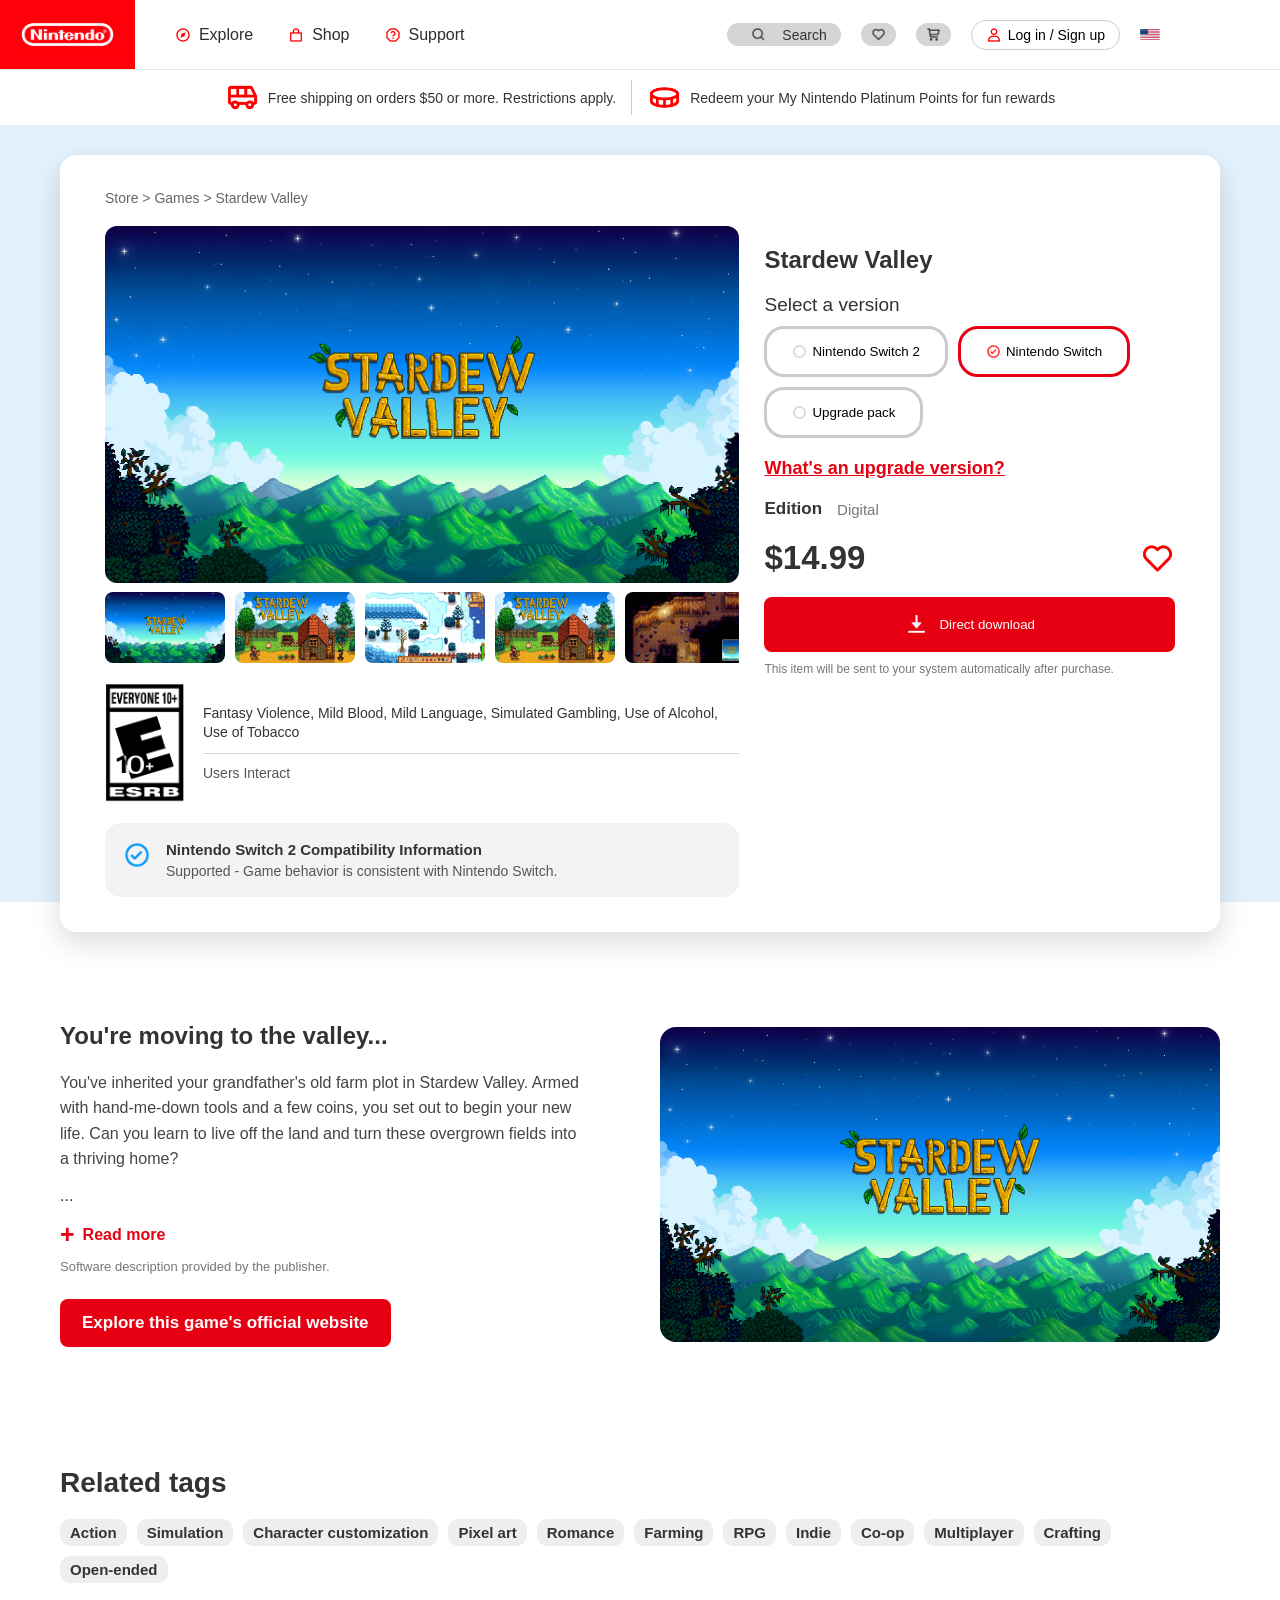
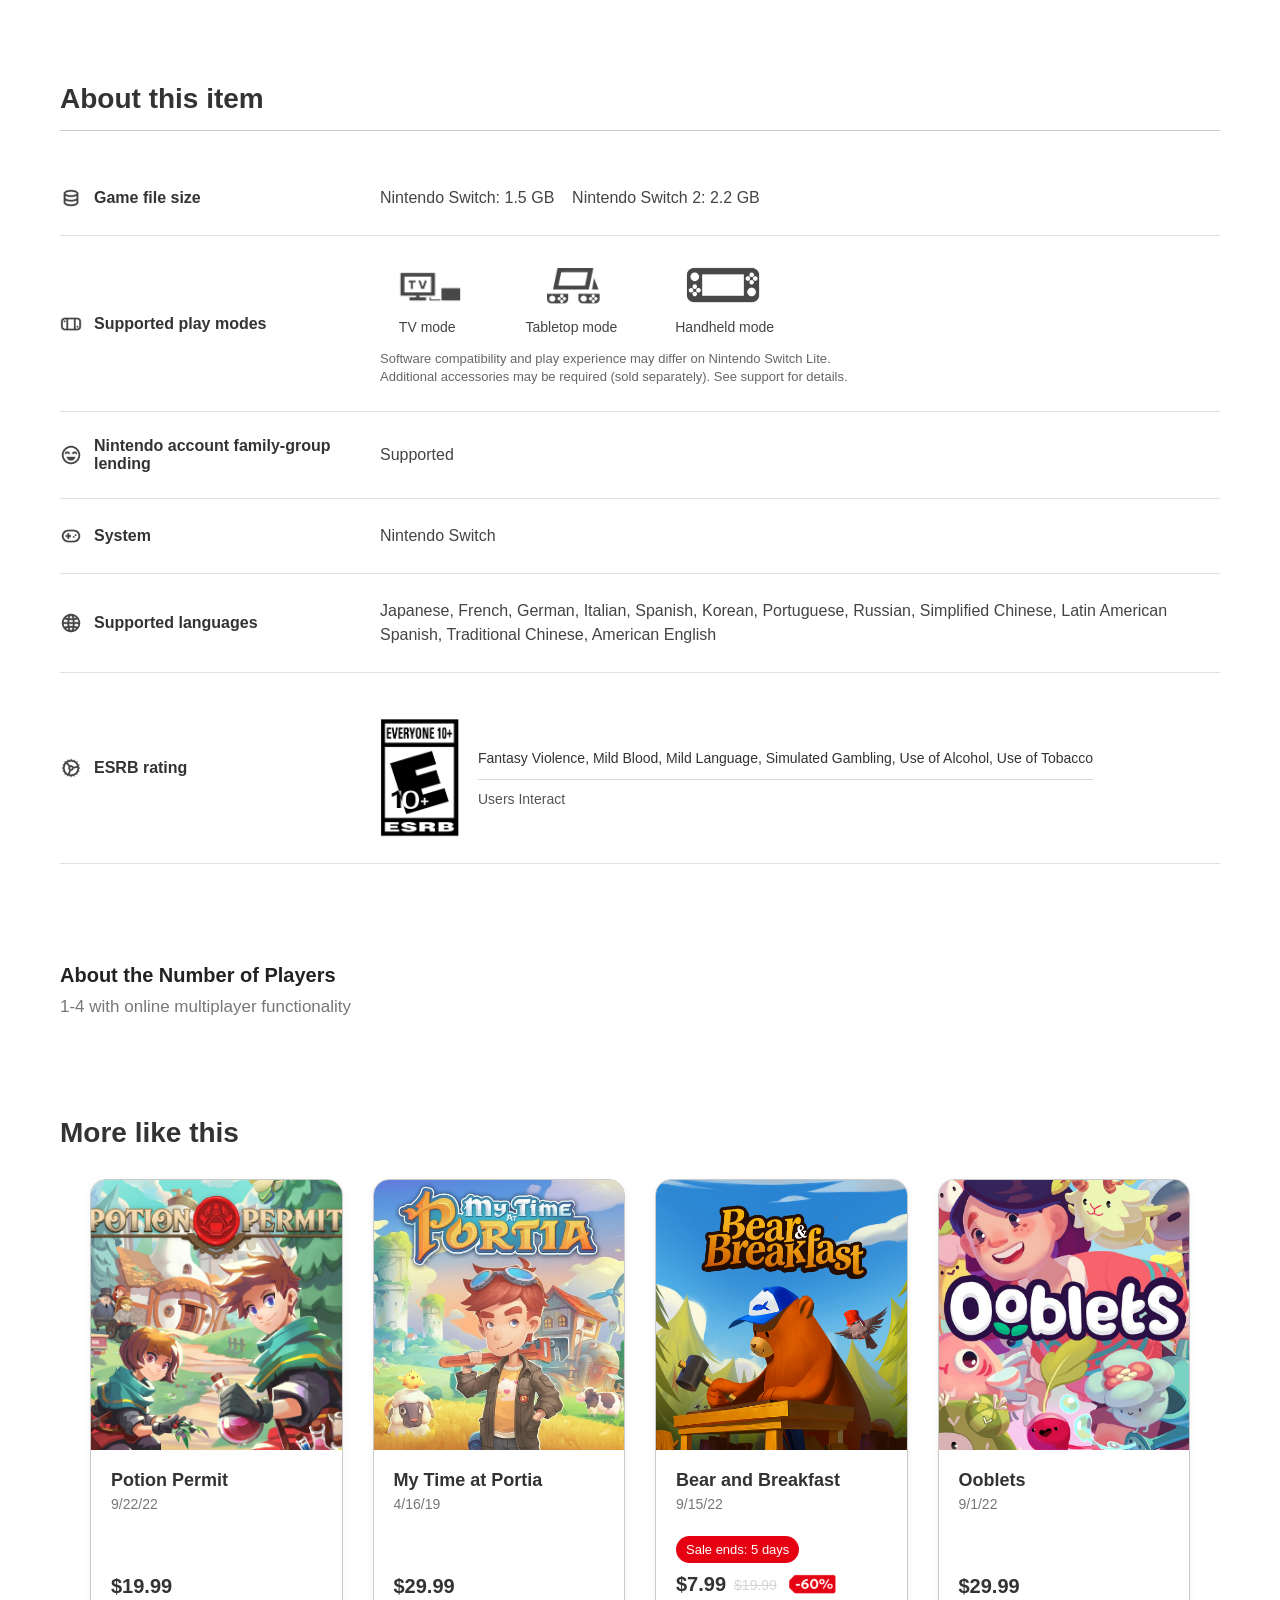
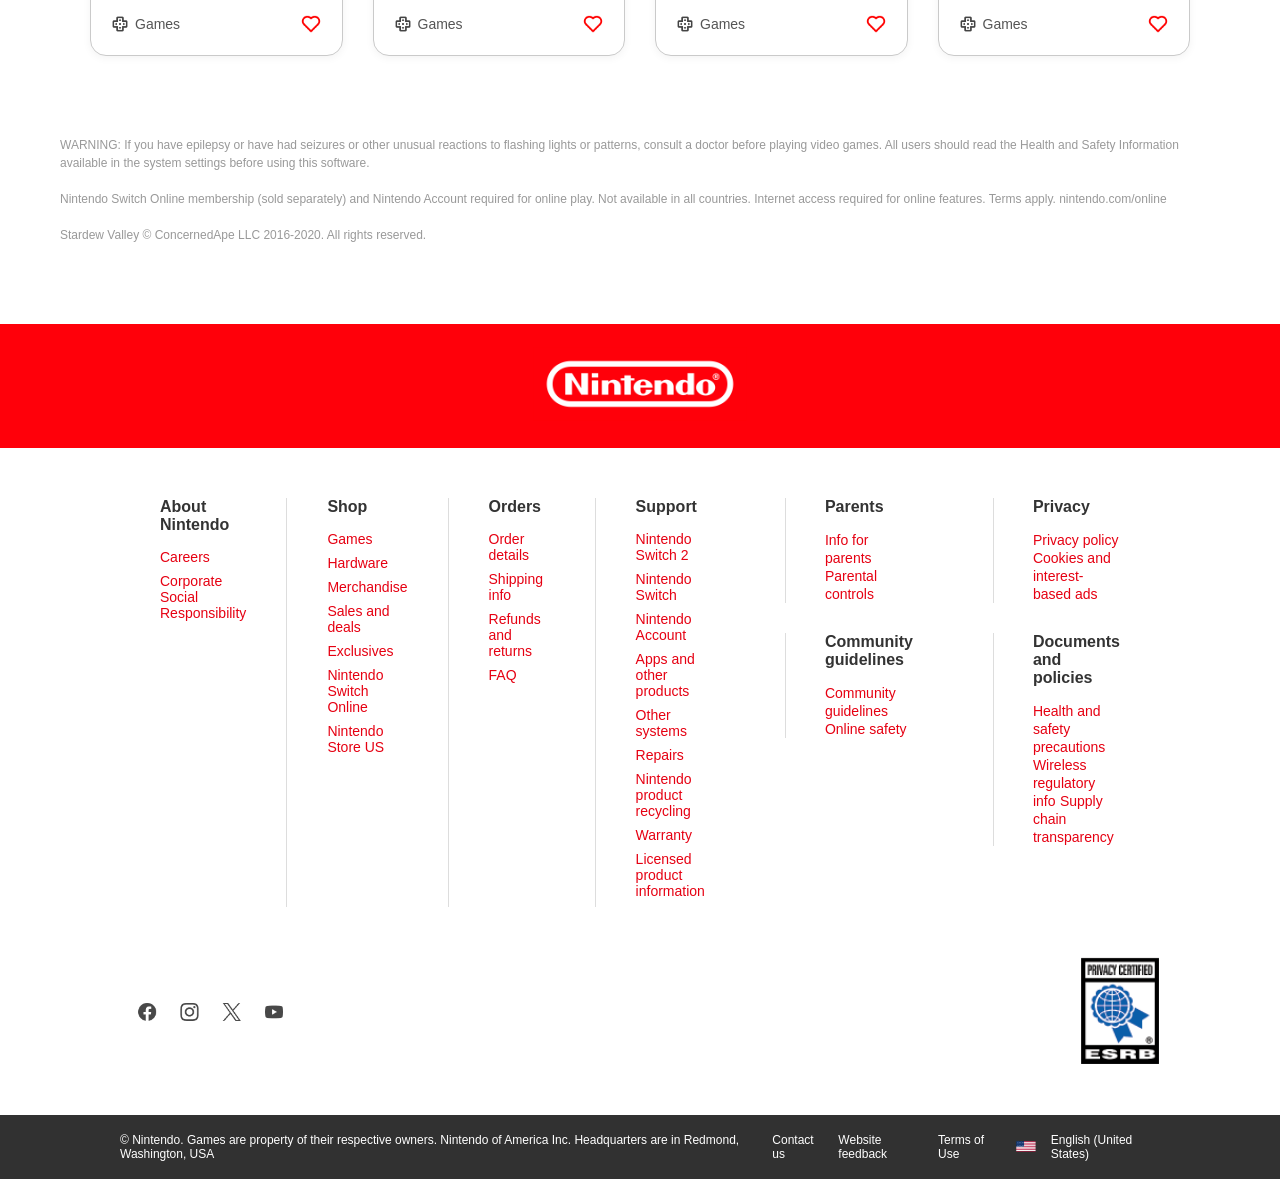
<file: Practica Nivel 3/index.html>
<!DOCTYPE html>
<html lang="en">

<head>
    <!-- Configuración básica de la página -->
    <meta charset="UTF-8">
    <meta name="viewport" content="width=device-width, initial-scale=1.0">
    <title>Stardew Valley - Nintendo</title>

    <!-- Hoja de estilos -->
    <link rel="stylesheet" href="styles.css">
    <!-- Fuente -->
    <link rel="preconnect" href="https://fonts.googleapis.com">
    <link rel="preconnect" href="https://fonts.gstatic.com" crossorigin>
    <link
        href="https://fonts.googleapis.com/css2?family=Inter:ital,opsz,wght@0,14..32,100..900;1,14..32,100..900&display=swap"
        rel="stylesheet">
</head>

<body>

    <!-- ===== HEADER PRINCIPAL ===== -->

    <!-- Barra superior con logo y navegación -->
    <div class="top-header">

        <!-- Bloque rojo con el logo de Nintendo -->
        <div class="logo-block">
            <img src="assets/img/Nintendo-Logo.png" alt="Nintendo">
        </div>

        <!-- Contenido del header - menú y botones -->
        <div class="header-content">

            <!-- Menú de navegación -->
            <nav class="top-nav">
                <a href="#">
                    <img src="assets/img/compass.png" class="nav-icon">
                    Explore
                </a>

                <a href="#">
                    <img src="assets/img/shopping-bag (1).png" class="nav-icon">
                    Shop
                </a>

                <a href="#">
                    <img src="assets/img/help-octagon.png" class="nav-icon">
                    Support
                </a>
            </nav>

            <!-- Lado derecho del header - iconos y botón de login -->
            <div class="header-right">
                <div class="search-box">
                    <img src="assets/img/search-big.png" class="icon-ri-he">
                    <p>Search</p>
                </div>
                <img src="assets/img/heart.png" class="icon-ri-he">
                <img src="assets/img/cart-alt.png" class="icon-ri-he">

                <!-- Botón para iniciar sesión -->
                <button class="login-btn">
                    <img src="assets/img/user.png" class="user-icon">
                    Log in / Sign up
                </button>

                <img src="assets/img/pngimg.com - flags_PNG14592.png" class="flag">
            </div>
        </div>

        <!-- Header móvil con menú sandwich -->
        <div class="mobile-header">
            <label for="menu-toggle" class="hamburger-btn">
                <span></span>
                <span></span>
                <span></span>
            </label>
        </div>

        <!-- Checkbox oculto para el menú -->
        <input type="checkbox" id="menu-toggle" class="menu-toggle">

        <!-- Menú móvil desplegable -->
        <div class="mobile-menu">
            <a href="#">
                <img src="assets/img/compass.png" class="nav-icon">
                Explore
            </a>
            <a href="#">
                <img src="assets/img/shopping-bag (1).png" class="nav-icon">
                Shop
            </a>
            <a href="#">
                <img src="assets/img/help-octagon.png" class="nav-icon">
                Support
            </a>
            <a href="#">
                <img src="assets/img/search-big.png" class="nav-icon">
                Search
            </a>
            <a href="#">
                <img src="assets/img/heart.png" class="nav-icon">
                Wishlist
            </a>
            <a href="#">
                <img src="assets/img/cart-alt.png" class="nav-icon">
                Cart
            </a>
            <a href="#">
                <img src="assets/img/user.png" class="nav-icon">
                Log in / Sign up
            </a>
        </div>
    </div>

    <!-- ===== BARRA DE PROMOCIONES ===== -->

    <!-- Sección con ofertas y puntos -->
    <div class="prom-coins">
        <!-- Envío gratis -->
        <div class="promo-bar">
            <img src="assets/img/van.png" class="icon">
            Free shipping on orders $50 or more. Restrictions apply.
        </div>

        <!-- Puntos My Nintendo -->
        <div class="coins-redem">
            <img src="assets/img/coin.png" class="icon">
            Redeem your My Nintendo Platinum Points for fun rewards
        </div>
    </div>

    <!-- ===== SECCIÓN DEL PRODUCTO ===== -->

    <!-- Wrapper con fondo azul -->
    <div class="product-section-wrapper">

        <!-- Contenedor principal -->
        <div class="container">

            <!-- Sección del producto -->
            <section class="product-section">

                <!-- Tarjeta del producto -->
                <div class="product-card">

                    <!-- Migas de pan (navegación) -->
                    <div class="breadcrumb inside-breadcrumb">
                        Store > Games > <span>Stardew Valley</span>
                    </div>

                    <!-- Contenido principal del producto -->
                    <div class="product-content">

                        <!-- Lado izquierdo - Imágenes -->
                        <div class="product-left">

                            <!-- Imagen principal -->
                            <img src="assets/img/Stardew-Valley.png" class="main-img">

                            <!-- Miniaturas -->
                            <div class="thumb-row">
                                <img src="assets/img/Stardew-Valley.png">
                                <img src="assets/img/stardew-valley-1-5-ps4.original.jpg">
                                <img src="assets/img/Stardew-Valley-150582.jpg">
                                <img src="assets/img/stardew-valley-1-5-ps4.original.jpg">
                                <img src="assets/img/Stardew-Valley-–-Professions-and-Skills-Guide.jpg">
                                <img
                                    src="assets/img/dcd6f1feda032d04e7220e97e24d93d1f9c963285c88bd8e81e06a20d193054c.jpg">
                                <img src="assets/img/img1_njgsmx.jpg">
                                <img src="assets/img/fruittrees.jpg">
                            </div>

                            <!-- ESRB (DEBAJO MINIATURAS) -->

                            <div class="esrb-section">
                                <div class="esrb-content">
                                    <img src="assets/img/ESRB_2013_Everyone_10.svg_.png" class="esrb-img">

                                    <div class="esrb-text">
                                        <p>
                                            Fantasy Violence, Mild Blood, Mild Language,
                                            Simulated Gambling, Use of Alcohol, Use of Tobacco
                                        </p>

                                        <div class="divider"></div>

                                        <span class="users-interact">Users Interact</span>
                                    </div>
                                </div>
                            </div>


                            <!-- COMPATIBILIDAD -->


                            <div class="compatibility-box">
                                <img src="assets/img/check-circle.png" class="check-img">

                                <div class="compatibility-info">
                                    <h3>Nintendo Switch 2 Compatibility Information</h3>
                                    <p>Supported - Game behavior is consistent with Nintendo Switch.</p>
                                </div>
                            </div>

                        </div>

                        <!-- Lado derecho - Información del producto -->
                        <div class="product-right">

                            <!-- Título del producto -->
                            <h1>Stardew Valley</h1>

                            <!-- Sección de versión -->
                            <div class="version">
                                <p>Select a version</p>

                                <!-- Botones de selección de versión -->
                                <div class="version-buttons">

                                    <button class="version-btn-desactive">
                                        <img src="assets/img/circle.png" class="btn-check-icon" alt="check">
                                        Nintendo Switch 2
                                    </button>

                                    <button class="version-btn active">
                                        <img src="assets/img/check-circle (1).png" class="btn-check-icon" alt="check">
                                        Nintendo Switch
                                    </button>

                                    <button class="version-btn-desactive">
                                        <img src="assets/img/circle.png" class="btn-check-icon" alt="check">
                                        Upgrade pack
                                    </button>
                                </div>

                                <!-- Información de edición -->
                                <div class="up-version">
                                    <h1>What's an upgrade version?</h1>
                                    <div class="edition">
                                        <h2>Edition</h2>
                                        <p>Digital</p>
                                    </div>
                                </div>
                            </div>

                            <!-- Precio y botón de favorito -->
                            <div class="price-row">
                                <h2>$14.99</h2>
                                <img src="assets/img/heart (1).png" class="icon">
                            </div>

                            <!-- Botón de descarga -->
                            <button class="download-btn">
                                <img src="assets/img/arrow-to-bottom.png">
                                Direct download
                            </button>

                            <!-- Nota pequeña -->
                            <p class="small-note">
                                This item will be sent to your system automatically after purchase.
                            </p>

                        </div>

                    </div>

                </div>
            </section>
        </div>
    </div>

    <!-- ===== DESCRIPCIÓN ===== -->
    <section class="description-wrapper">

        <div class="container">

            <div class="description">

                <!-- LADO IZQUIERDO -->
                <div class="desc-left">
                    <h2>You're moving to the valley...</h2>

                    <p class="main-text">
                        You've inherited your grandfather's old farm plot in Stardew Valley.
                        Armed with hand-me-down tools and a few coins, you set out to begin
                        your new life. Can you learn to live off the land and turn these
                        overgrown fields into a thriving home?
                    </p>

                    <div class="dots">...</div>

                    <div class="read-more">
                        <span class="plus">+</span>
                        <span>Read more</span>
                    </div>

                    <p class="publisher-note">
                        Software description provided by the publisher.
                    </p>

                    <button class="main-btn">
                        Explore this game's official website
                    </button>
                </div>

                <!-- LADO DERECHO -->
                <div class="desc-right">
                    <img src="assets/img/Stardew-Valley.png" alt="Stardew Valley">
                </div>

            </div>

        </div>

    </section>

    <!-- ===== ETIQUETAS RELACIONADAS ===== -->
    <section class="tags-section">
        <div class="container">

            <h2>Related tags</h2>

            <div class="tags">
                <span>Action</span>
                <span>Simulation</span>
                <span>Character customization</span>
                <span>Pixel art</span>
                <span>Romance</span>
                <span>Farming</span>
                <span>RPG</span>
                <span>Indie</span>
                <span>Co-op</span>
                <span>Multiplayer</span>
                <span>Crafting</span>
                <span>Open-ended</span>
            </div>

        </div>
    </section>

    <!-- ===== INFORMACIÓN DEL PRODUCTO ===== -->
    <section class="about-section">
        <div class="container">

            <h2>About this item</h2>

            <div class="about">

                <!-- Game file size -->
                <div class="about-row">
                    <div class="label">
                        <img src="assets/img/database.png">
                        Game file size
                    </div>
                    <div class="value">
                        Nintendo Switch: 1.5 GB &nbsp;&nbsp; Nintendo Switch 2: 2.2 GB
                    </div>
                </div>

                <!-- Supported play modes -->
                <div class="about-row">

                    <div class="label">
                        <img src="assets/img/handheld-alt-2.png">
                        Supported play modes
                    </div>

                    <div class="play-modes">

                        <!-- ICONOS -->
                        <div class="play-icons">

                            <div class="play-item">
                                <img src="assets/img/Screenshot 2026-02-26 at 21.39.47.png">
                                <span>TV mode</span>
                            </div>

                            <div class="play-item">
                                <img src="assets/img/Screenshot 2026-02-26 at 21.39.57.png">
                                <span>Tabletop mode</span>
                            </div>

                            <div class="play-item">
                                <img src="assets/img/Screenshot 2026-02-26 at 21.40.11.png">
                                <span>Handheld mode</span>
                            </div>

                        </div>

                        <!-- TEXTO INFERIOR -->
                        <div class="play-note">
                            Software compatibility and play experience may differ on Nintendo Switch Lite.
                            Additional accessories may be required (sold separately). See support for details.
                        </div>

                    </div>

                </div>

                <!-- Nintendo account family-group lending -->
                <div class="about-row">
                    <div class="label">
                        <img src="assets/img/happy-beaming.png">
                        Nintendo account family-group lending
                    </div>
                    <div class="value">
                        Supported
                    </div>
                </div>

                <!-- System -->
                <div class="about-row">
                    <div class="label">
                        <img src="assets/img/joystick-alt.png">
                        System
                    </div>
                    <div class="value">
                        Nintendo Switch
                    </div>
                </div>

                <!-- Languages -->
                <div class="about-row">
                    <div class="label">
                        <img src="assets/img/globe-alt-2.png">
                        Supported languages
                    </div>
                    <div class="value">
                        Japanese, French, German, Italian, Spanish, Korean,
                        Portuguese, Russian, Simplified Chinese,
                        Latin American Spanish, Traditional Chinese, American English
                    </div>
                </div>

                <!-- ESRB -->
                <div class="about-row">
                    <div class="label">
                        <img src="assets/img/gear.png">
                        ESRB rating
                    </div>
                    <div class="esrb-section">
                        <div class="esrb-content">
                            <img src="assets/img/ESRB_2013_Everyone_10.svg_.png" class="esrb-img">

                            <div class="esrb-text">
                                <p>
                                    Fantasy Violence, Mild Blood, Mild Language,
                                    Simulated Gambling, Use of Alcohol, Use of Tobacco
                                </p>

                                <div class="divider"></div>

                                <span class="users-interact">Users Interact</span>
                            </div>
                        </div>
                    </div>
                </div>

            </div>

        </div>
    </section>
    <!-- ===== NUMERO DE JUGADORES  ===== -->
    <section class="players-section">
        <div class="container">

            <div class="players-content">
                <h3>About the Number of Players</h3>
                <p>1-4 with online multiplayer functionality</p>
            </div>

        </div>
    </section>

    <!-- ===== SECCION MAS ===== -->
    <section class="more-section">
        <div class="container">

            <h2>More like this</h2>

            <div class="cards">

                <div class="card">
                    <img src="assets/img/446529e8e582ab95757b60ef6be3f6f4d3e95455.jpg" class="card-img">

                    <div class="card-body">

                        <div class="card-top">
                            <h3>Potion Permit</h3>
                            <span class="date">9/22/22</span>
                        </div>

                        <div class="price-block">
                            <div class="price">$19.99</div>
                        </div>

                        <div class="card-footer">
                            <div class="game-type">
                                <img src="assets/img/joystick-button.png">
                                <span>Games</span>
                            </div>
                            <img src="assets/img/heart (1).png" class="heart">
                        </div>

                    </div>
                </div>


                <div class="card">
                    <img src="assets/img/My-Time-at-Portia-icon.jpg" class="card-img">

                    <div class="card-body">

                        <div class="card-top">
                            <h3>My Time at Portia</h3>
                            <span class="date">4/16/19</span>
                        </div>

                        <div class="price-block">
                            <div class="price">$29.99</div>
                        </div>

                        <div class="card-footer">
                            <div class="game-type">
                                <img src="assets/img/joystick-button.png">
                                <span>Games</span>
                            </div>
                            <img src="assets/img/heart (1).png" class="heart">
                        </div>

                    </div>
                </div>


                <div class="card">
                    <img src="assets/img/descarga.jpg" class="card-img">

                    <div class="card-body">

                        <div class="card-top">
                            <h3>Bear and Breakfast</h3>
                            <span class="date">9/15/22</span>
                        </div>

                        <div class="price-block">
                            <div class="sale-badge">Sale ends: 5 days</div>

                            <div class="price-row2">
                                <span class="current-price">$7.99</span>
                                <span class="old-price">$19.99</span>
                                <img src="assets/img/Screenshot 2026-02-26 at 22.04.42.png" class="discount-img">
                            </div>
                        </div>

                        <div class="card-footer">
                            <div class="game-type">
                                <img src="assets/img/joystick-button.png">
                                <span>Games</span>
                            </div>
                            <img src="assets/img/heart (1).png" class="heart">
                        </div>

                    </div>
                </div>


                <div class="card">
                    <img src="assets/img/7265029-ooblets-nintendo-switch-front-cover.jpg" class="card-img">

                    <div class="card-body">

                        <div class="card-top">
                            <h3>Ooblets</h3>
                            <span class="date">9/1/22</span>
                        </div>

                        <div class="price-block">
                            <div class="price">$29.99</div>
                        </div>

                        <div class="card-footer">
                            <div class="game-type">
                                <img src="assets/img/joystick-button.png">
                                <span>Games</span>
                            </div>
                            <img src="assets/img/heart (1).png" class="heart">
                        </div>

                    </div>
                </div>

            </div>

        </div>
    </section>

    <!-- ===== SECCION ADVERTENCIAS ===== -->
    <section class="warning-section">
        <div class="container">
            <p>
                WARNING: If you have epilepsy or have had seizures or other unusual reactions to flashing lights or
                patterns, consult a doctor before playing video games. All users should read the Health and Safety
                Information available in the system settings before using this software.<br><br>

                Nintendo Switch Online membership (sold separately) and Nintendo Account required for online play. Not
                available in all countries. Internet access required for online features. Terms apply.
                nintendo.com/online<br><br>

                Stardew Valley © ConcernedApe LLC 2016-2020. All rights reserved.
            </p>
        </div>
    </section>


    <!-- ===== FOOTER ROJO ===== -->
    <div class="red-footer">
        <div class="container">
            <img src="assets/img/Nintendo-Logo.png" class="Nintendo-footer">
        </div>
    </div>


    <footer class="big-footer">

        <div class="footer-columns">

            <!-- 1 -->
            <div class="col">
                <h4>About Nintendo</h4>
                <a href="#">Careers</a>
                <a href="#">Corporate Social Responsibility</a>
            </div>

            <!-- 2 -->
            <div class="col">
                <h4>Shop</h4>
                <a href="#">Games</a>
                <a href="#">Hardware</a>
                <a href="#">Merchandise</a>
                <a href="#">Sales and deals</a>
                <a href="#">Exclusives</a>
                <a href="#">Nintendo Switch Online</a>
                <a href="#">Nintendo Store US</a>
            </div>

            <!-- 3 -->
            <div class="col">
                <h4>Orders</h4>
                <a href="#">Order details</a>
                <a href="#">Shipping info</a>
                <a href="#">Refunds and returns</a>
                <a href="#">FAQ</a>
            </div>

            <!-- 4 -->
            <div class="col">
                <h4>Support</h4>
                <a href="#">Nintendo Switch 2</a>
                <a href="#">Nintendo Switch</a>
                <a href="#">Nintendo Account</a>
                <a href="#">Apps and other products</a>
                <a href="#">Other systems</a>
                <a href="#">Repairs</a>
                <a href="#">Nintendo product recycling</a>
                <a href="#">Warranty</a>
                <a href="#">Licensed product information</a>
            </div>
            <!-- 5 -->
            <div class="col">

                <div class="section">
                    <h4>Parents</h4>
                    <a href="#">Info for parents</a>
                    <a href="#">Parental controls</a>
                </div>

                <div class="section">
                    <h4>Community guidelines</h4>
                    <a href="#">Community guidelines</a>
                    <a href="#">Online safety</a>
                </div>

            </div>

            <!-- 6 -->
            <div class="col">

                <div class="section">
                    <h4>Privacy</h4>
                    <a href="#">Privacy policy</a>
                    <a href="#">Cookies and interest-based ads</a>
                </div>

                <div class="section">
                    <h4>Documents and policies</h4>
                    <a href="#">Health and safety precautions</a>
                    <a href="#">Wireless regulatory info</a>
                    <a href="#">Supply chain transparency</a>
                </div>

            </div>

        </div>

        <!-- Redes + ESRB -->
        <div class="footer-extra">
            <img src="assets/img/Screenshot 2026-02-26 at 23.08.45.png" class="social-img">
            <img src="assets/img/ESRB_Logo.png" class="esrb-img">
        </div>

    </footer>


    <div class="bottom-bar">
        <div class="bottom-content">

            <div class="left">
                © Nintendo. Games are property of their respective owners.
                Nintendo of America Inc. Headquarters are in Redmond, Washington, USA
            </div>

            <div class="right">
                <a href="#">Contact us</a>
                <a href="#">Website feedback</a>
                <a href="#">Terms of Use</a>

                <img src="assets/img/pngimg.com - flags_PNG14592.png" class="flag">
                <span>English (United States)</span>
            </div>

        </div>
    </div>

</body>

</html>
</file>
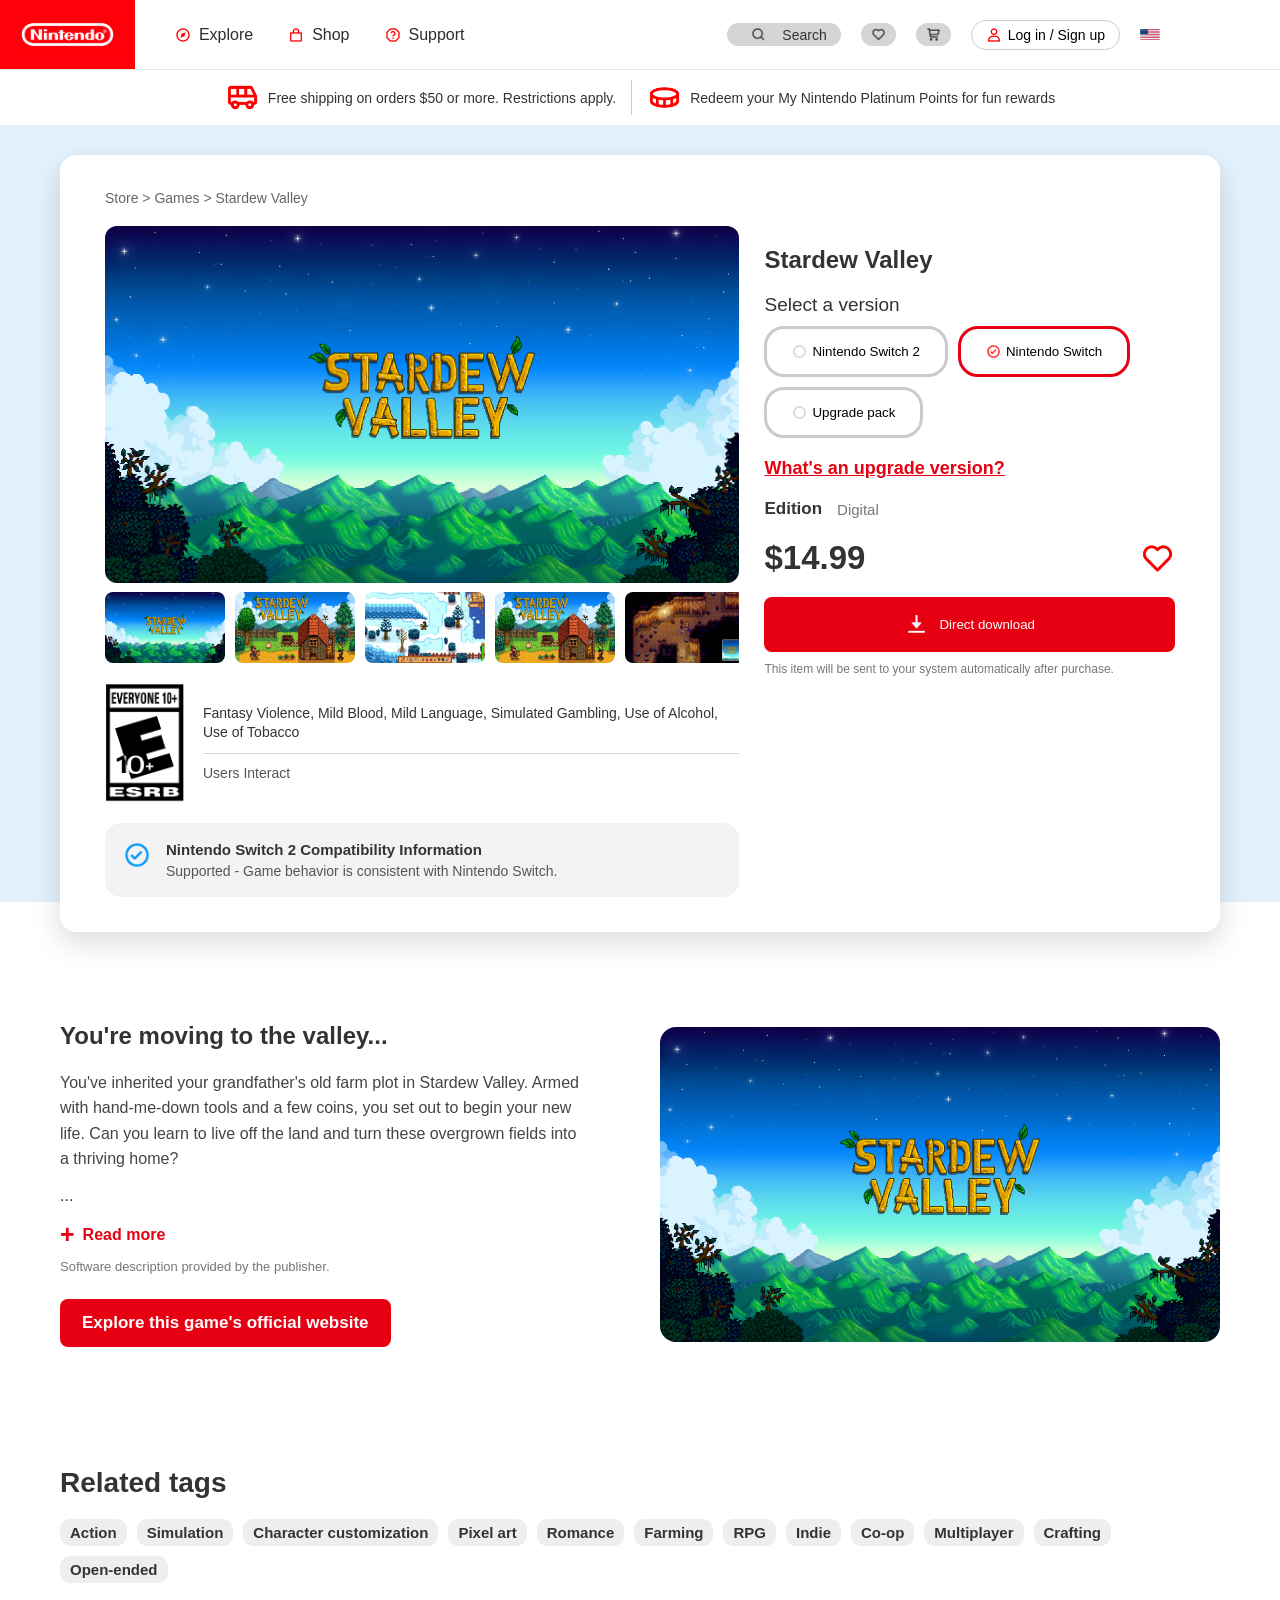
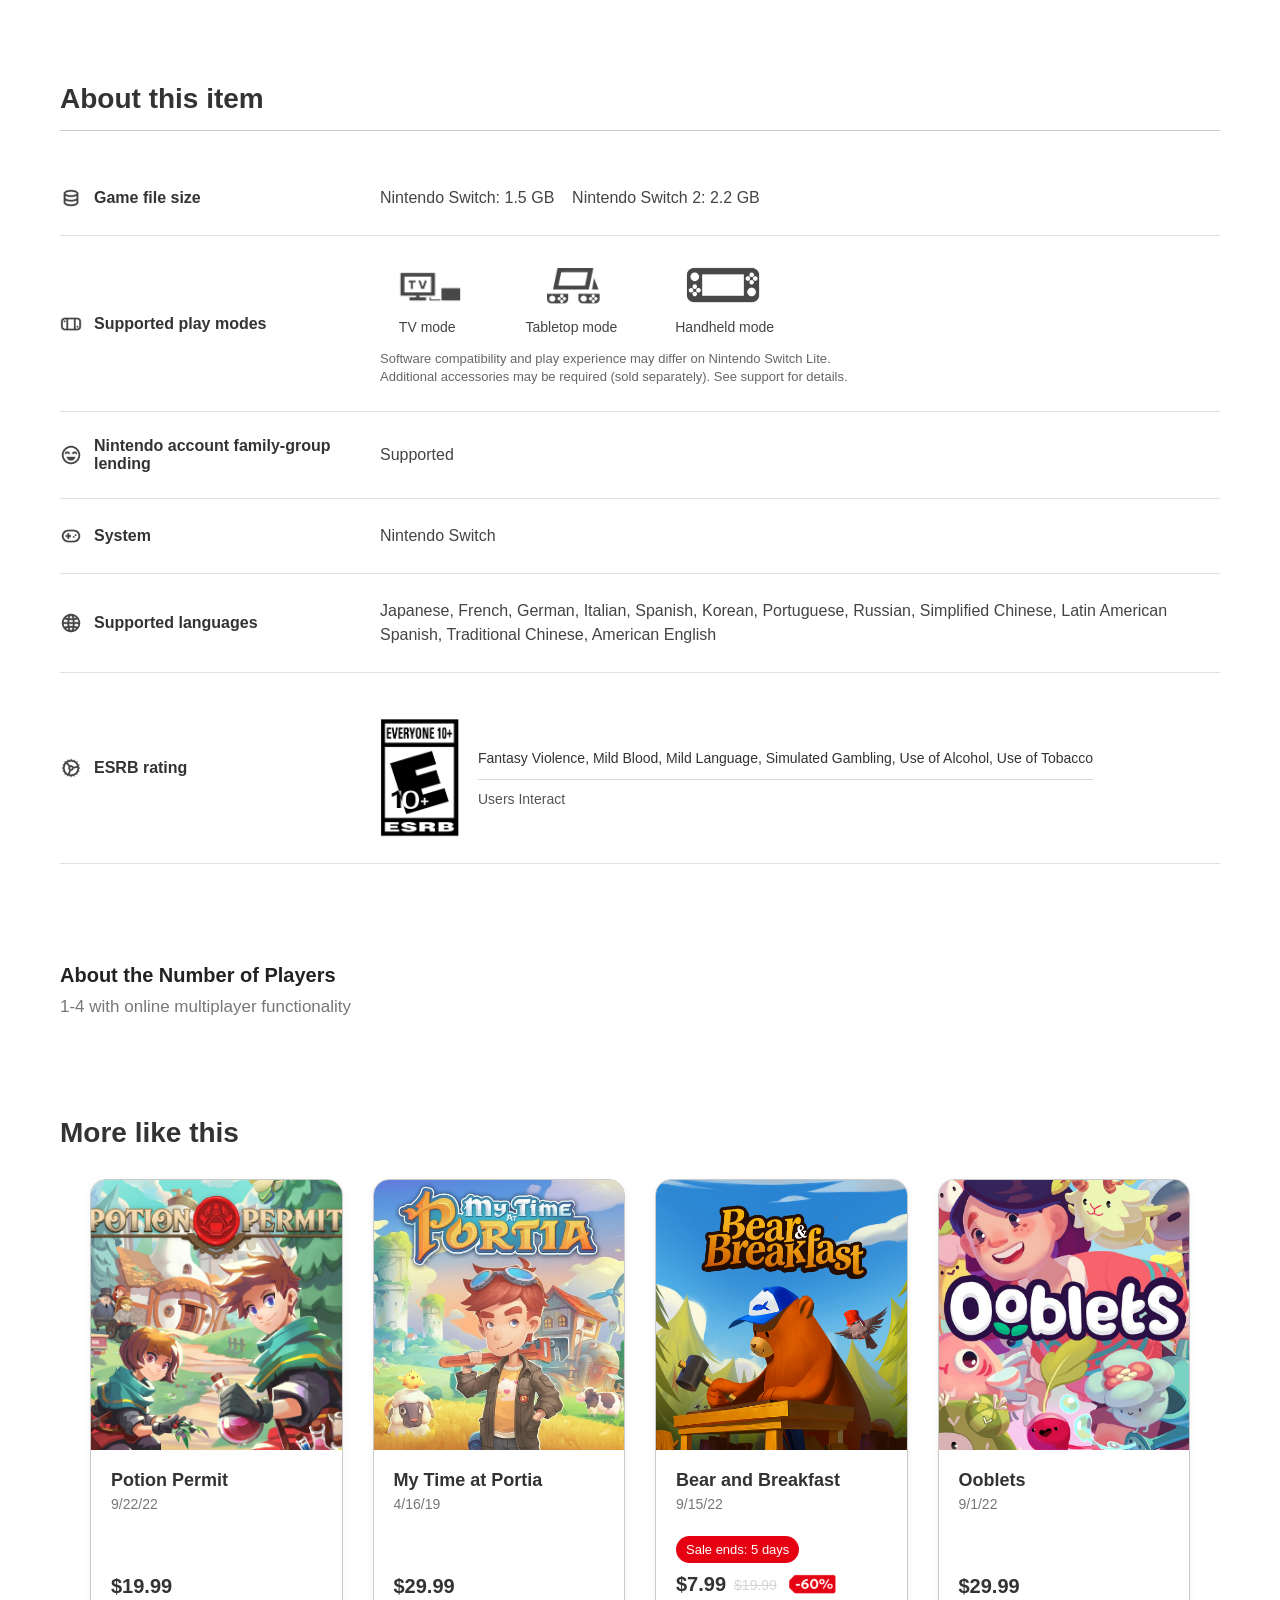
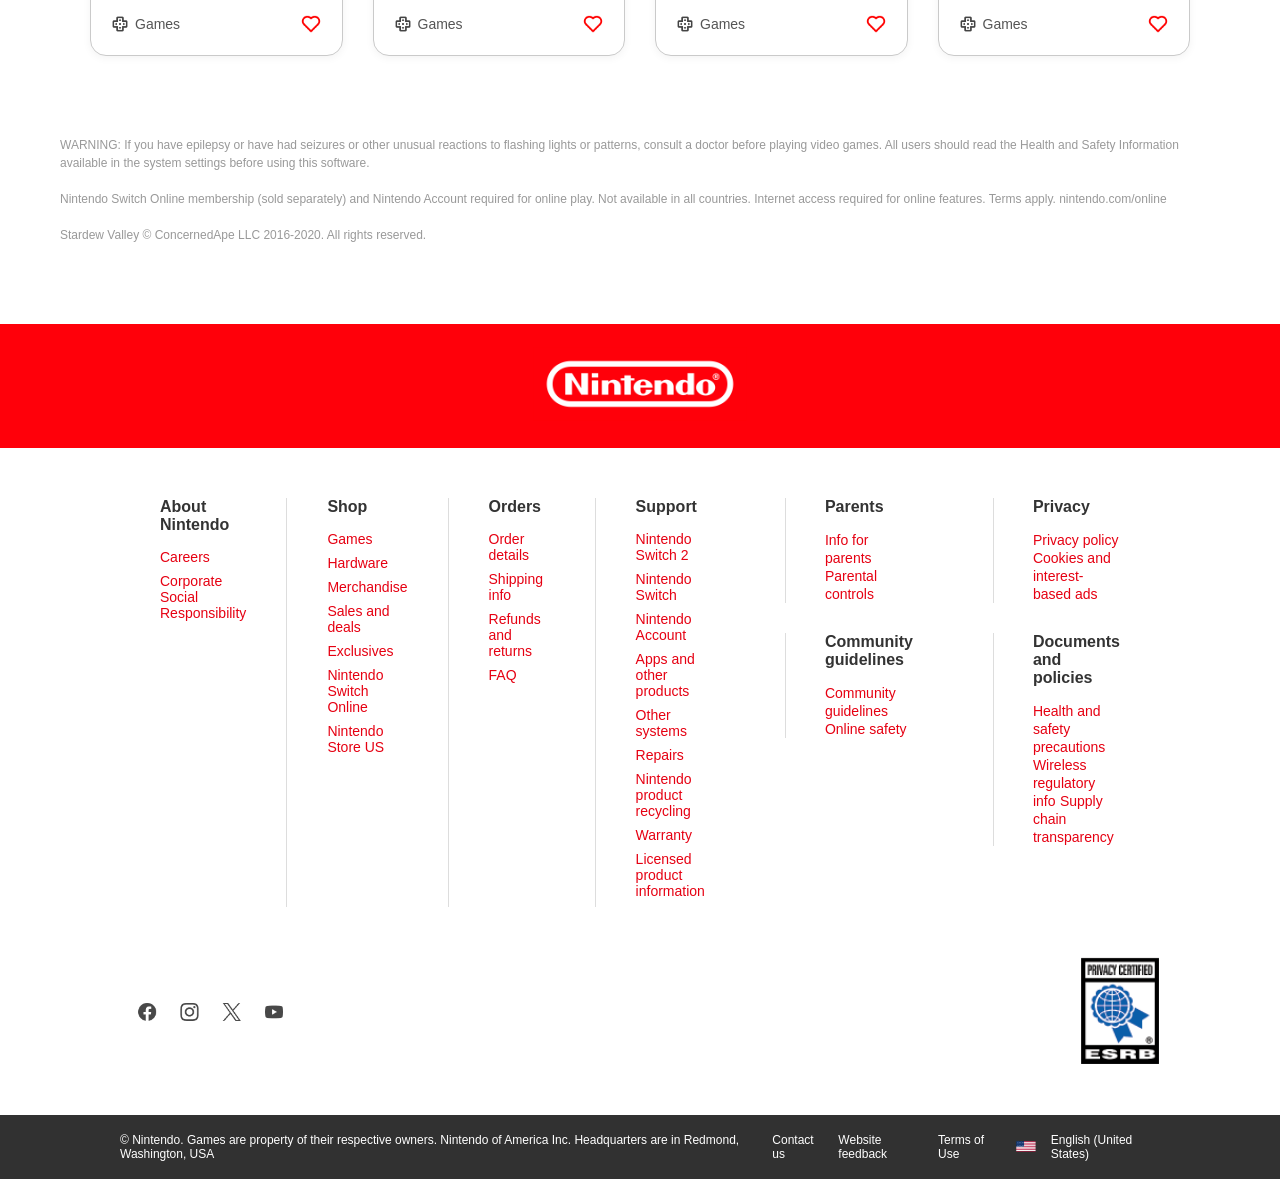
<file: Practice_level_3/index.html>
<!DOCTYPE html>
<html lang="en">

<head>
    <!-- Configuración básica de la página -->
    <meta charset="UTF-8">
    <meta name="viewport" content="width=device-width, initial-scale=1.0">
    <title>Stardew Valley - Nintendo</title>

    <!-- Hoja de estilos -->
    <link rel="stylesheet" href="styles.css">
    <!-- Fuente -->
    <link rel="preconnect" href="https://fonts.googleapis.com">
    <link rel="preconnect" href="https://fonts.gstatic.com" crossorigin>
    <link
        href="https://fonts.googleapis.com/css2?family=Inter:ital,opsz,wght@0,14..32,100..900;1,14..32,100..900&display=swap"
        rel="stylesheet">
</head>

<body>

    <!-- ===== HEADER PRINCIPAL ===== -->

    <!-- Barra superior con logo y navegación -->
    <div class="top-header">

        <!-- Bloque rojo con el logo de Nintendo -->
        <div class="logo-block">
            <img src="assets/img/Nintendo-Logo.png" alt="Nintendo">
        </div>

        <!-- Contenido del header - menú y botones -->
        <div class="header-content">

            <!-- Menú de navegación -->
            <nav class="top-nav">
                <a href="#">
                    <img src="assets/img/compass.png" class="nav-icon">
                    Explore
                </a>

                <a href="#">
                    <img src="assets/img/shopping-bag (1).png" class="nav-icon">
                    Shop
                </a>

                <a href="#">
                    <img src="assets/img/help-octagon.png" class="nav-icon">
                    Support
                </a>
            </nav>

            <!-- Lado derecho del header - iconos y botón de login -->
            <div class="header-right">
                <div class="search-box">
                    <img src="assets/img/search-big.png" class="icon-ri-he">
                    <p>Search</p>
                </div>
                <img src="assets/img/heart.png" class="icon-ri-he">
                <img src="assets/img/cart-alt.png" class="icon-ri-he">

                <!-- Botón para iniciar sesión -->
                <button class="login-btn">
                    <img src="assets/img/user.png" class="user-icon">
                    Log in / Sign up
                </button>

                <img src="assets/img/pngimg.com-flags_PNG14592.png" class="flag">
            </div>
        </div>

        <!-- Header móvil con menú sandwich -->
        <div class="mobile-header">
            <label for="menu-toggle" class="hamburger-btn">
                <span></span>
                <span></span>
                <span></span>
            </label>
        </div>

        <!-- Checkbox oculto para el menú -->
        <input type="checkbox" id="menu-toggle" class="menu-toggle">

        <!-- Menú móvil desplegable -->
        <div class="mobile-menu">
            <a href="#">
                <img src="assets/img/compass.png" class="nav-icon">
                Explore
            </a>
            <a href="#">
                <img src="assets/img/shopping-bag (1).png" class="nav-icon">
                Shop
            </a>
            <a href="#">
                <img src="assets/img/help-octagon.png" class="nav-icon">
                Support
            </a>
            <a href="#">
                <img src="assets/img/search-big.png" class="nav-icon">
                Search
            </a>
            <a href="#">
                <img src="assets/img/heart.png" class="nav-icon">
                Wishlist
            </a>
            <a href="#">
                <img src="assets/img/cart-alt.png" class="nav-icon">
                Cart
            </a>
            <a href="#">
                <img src="assets/img/user.png" class="nav-icon">
                Log in / Sign up
            </a>
        </div>
    </div>

    <!-- ===== BARRA DE PROMOCIONES ===== -->

    <!-- Sección con ofertas y puntos -->
    <div class="prom-coins">
        <!-- Envío gratis -->
        <div class="promo-bar">
            <img src="assets/img/van.png" class="icon">
            Free shipping on orders $50 or more. Restrictions apply.
        </div>

        <!-- Puntos My Nintendo -->
        <div class="coins-redem">
            <img src="assets/img/coin.png" class="icon">
            Redeem your My Nintendo Platinum Points for fun rewards
        </div>
    </div>

    <!-- ===== SECCIÓN DEL PRODUCTO ===== -->

    <!-- Wrapper con fondo azul -->
    <div class="product-section-wrapper">

        <!-- Contenedor principal -->
        <div class="container">

            <!-- Sección del producto -->
            <section class="product-section">

                <!-- Tarjeta del producto -->
                <div class="product-card">

                    <!-- Migas de pan (navegación) -->
                    <div class="breadcrumb inside-breadcrumb">
                        Store > Games > <span>Stardew Valley</span>
                    </div>

                    <!-- Contenido principal del producto -->
                    <div class="product-content">

                        <!-- Lado izquierdo - Imágenes -->
                        <div class="product-left">

                            <!-- Imagen principal -->
                            <img src="assets/img/Stardew-Valley.png" class="main-img">

                            <!-- Miniaturas -->
                            <div class="thumb-row">
                                <img src="assets/img/Stardew-Valley.png">
                                <img src="assets/img/stardew-valley-1-5-ps4.original.jpg">
                                <img src="assets/img/Stardew-Valley-150582.jpg">
                                <img src="assets/img/stardew-valley-1-5-ps4.original.jpg">
                                <img src="assets/img/Stardew-Valley-–-Professions-and-Skills-Guide.jpg">
                                <img
                                    src="assets/img/dcd6f1feda032d04e7220e97e24d93d1f9c963285c88bd8e81e06a20d193054c.jpg">
                                <img src="assets/img/img1_njgsmx.jpg">
                                <img src="assets/img/fruittrees.jpg">
                            </div>

                            <!-- ESRB (DEBAJO MINIATURAS) -->

                            <div class="esrb-section">
                                <div class="esrb-content">
                                    <img src="assets/img/ESRB_2013_Everyone_10.svg_.png" class="esrb-img">

                                    <div class="esrb-text">
                                        <p>
                                            Fantasy Violence, Mild Blood, Mild Language,
                                            Simulated Gambling, Use of Alcohol, Use of Tobacco
                                        </p>

                                        <div class="divider"></div>

                                        <span class="users-interact">Users Interact</span>
                                    </div>
                                </div>
                            </div>


                            <!-- COMPATIBILIDAD -->


                            <div class="compatibility-box">
                                <img src="assets/img/check-circle.png" class="check-img">

                                <div class="compatibility-info">
                                    <h3>Nintendo Switch 2 Compatibility Information</h3>
                                    <p>Supported - Game behavior is consistent with Nintendo Switch.</p>
                                </div>
                            </div>

                        </div>

                        <!-- Lado derecho - Información del producto -->
                        <div class="product-right">

                            <!-- Título del producto -->
                            <h1>Stardew Valley</h1>

                            <!-- Sección de versión -->
                            <div class="version">
                                <p>Select a version</p>

                                <!-- Botones de selección de versión -->
                                <div class="version-buttons">

                                    <button class="version-btn-desactive">
                                        <img src="assets/img/circle.png" class="btn-check-icon" alt="check">
                                        Nintendo Switch 2
                                    </button>

                                    <button class="version-btn active">
                                        <img src="assets/img/check-circle-(1).png" class="btn-check-icon" alt="check">
                                        Nintendo Switch
                                    </button>

                                    <button class="version-btn-desactive">
                                        <img src="assets/img/circle.png" class="btn-check-icon" alt="check">
                                        Upgrade pack
                                    </button>
                                </div>

                                <!-- Información de edición -->
                                <div class="up-version">
                                    <h1>What's an upgrade version?</h1>
                                    <div class="edition">
                                        <h2>Edition</h2>
                                        <p>Digital</p>
                                    </div>
                                </div>
                            </div>

                            <!-- Precio y botón de favorito -->
                            <div class="price-row">
                                <h2>$14.99</h2>
                                <img src="assets/img/heart-(1).png" class="icon">
                            </div>

                            <!-- Botón de descarga -->
                            <button class="download-btn">
                                <img src="assets/img/arrow-to-bottom.png">
                                Direct download
                            </button>

                            <!-- Nota pequeña -->
                            <p class="small-note">
                                This item will be sent to your system automatically after purchase.
                            </p>

                        </div>

                    </div>

                </div>
            </section>
        </div>
    </div>

    <!-- ===== DESCRIPCIÓN ===== -->
    <section class="description-wrapper">

        <div class="container">

            <div class="description">

                <!-- LADO IZQUIERDO -->
                <div class="desc-left">
                    <h2>You're moving to the valley...</h2>

                    <p class="main-text">
                        You've inherited your grandfather's old farm plot in Stardew Valley.
                        Armed with hand-me-down tools and a few coins, you set out to begin
                        your new life. Can you learn to live off the land and turn these
                        overgrown fields into a thriving home?
                    </p>

                    <div class="dots">...</div>

                    <div class="read-more">
                        <span class="plus">+</span>
                        <span>Read more</span>
                    </div>

                    <p class="publisher-note">
                        Software description provided by the publisher.
                    </p>

                    <button class="main-btn">
                        Explore this game's official website
                    </button>
                </div>

                <!-- LADO DERECHO -->
                <div class="desc-right">
                    <img src="assets/img/Stardew-Valley.png" alt="Stardew Valley">
                </div>

            </div>

        </div>

    </section>

    <!-- ===== ETIQUETAS RELACIONADAS ===== -->
    <section class="tags-section">
        <div class="container">

            <h2>Related tags</h2>

            <div class="tags">
                <span>Action</span>
                <span>Simulation</span>
                <span>Character customization</span>
                <span>Pixel art</span>
                <span>Romance</span>
                <span>Farming</span>
                <span>RPG</span>
                <span>Indie</span>
                <span>Co-op</span>
                <span>Multiplayer</span>
                <span>Crafting</span>
                <span>Open-ended</span>
            </div>

        </div>
    </section>

    <!-- ===== INFORMACIÓN DEL PRODUCTO ===== -->
    <section class="about-section">
        <div class="container">

            <h2>About this item</h2>

            <div class="about">

                <!-- Game file size -->
                <div class="about-row">
                    <div class="label">
                        <img src="assets/img/database.png">
                        Game file size
                    </div>
                    <div class="value">
                        Nintendo Switch: 1.5 GB &nbsp;&nbsp; Nintendo Switch 2: 2.2 GB
                    </div>
                </div>

                <!-- Supported play modes -->
                <div class="about-row">

                    <div class="label">
                        <img src="assets/img/handheld-alt-2.png">
                        Supported play modes
                    </div>

                    <div class="play-modes">

                        <!-- ICONOS -->
                        <div class="play-icons">

                            <div class="play-item">
                                <img src="assets/img/TV.png">
                                <span>TV mode</span>
                            </div>

                            <div class="play-item">
                                <img src="assets/img/Desktop-mode.png">
                                <span>Tabletop mode</span>
                            </div>

                            <div class="play-item">
                                <img src="assets/img/Switch.png">
                                <span>Handheld mode</span>
                            </div>

                        </div>

                        <!-- TEXTO INFERIOR -->
                        <div class="play-note">
                            Software compatibility and play experience may differ on Nintendo Switch Lite.
                            Additional accessories may be required (sold separately). See support for details.
                        </div>

                    </div>

                </div>

                <!-- Nintendo account family-group lending -->
                <div class="about-row">
                    <div class="label">
                        <img src="assets/img/happy-beaming.png">
                        Nintendo account family-group lending
                    </div>
                    <div class="value">
                        Supported
                    </div>
                </div>

                <!-- System -->
                <div class="about-row">
                    <div class="label">
                        <img src="assets/img/joystick-alt.png">
                        System
                    </div>
                    <div class="value">
                        Nintendo Switch
                    </div>
                </div>

                <!-- Languages -->
                <div class="about-row">
                    <div class="label">
                        <img src="assets/img/globe-alt-2.png">
                        Supported languages
                    </div>
                    <div class="value">
                        Japanese, French, German, Italian, Spanish, Korean,
                        Portuguese, Russian, Simplified Chinese,
                        Latin American Spanish, Traditional Chinese, American English
                    </div>
                </div>

                <!-- ESRB -->
                <div class="about-row">
                    <div class="label">
                        <img src="assets/img/gear.png">
                        ESRB rating
                    </div>
                    <div class="esrb-section">
                        <div class="esrb-content">
                            <img src="assets/img/ESRB_2013_Everyone_10.svg_.png" class="esrb-img">

                            <div class="esrb-text">
                                <p>
                                    Fantasy Violence, Mild Blood, Mild Language,
                                    Simulated Gambling, Use of Alcohol, Use of Tobacco
                                </p>

                                <div class="divider"></div>

                                <span class="users-interact">Users Interact</span>
                            </div>
                        </div>
                    </div>
                </div>

            </div>

        </div>
    </section>
    <!-- ===== NUMERO DE JUGADORES  ===== -->
    <section class="players-section">
        <div class="container">

            <div class="players-content">
                <h3>About the Number of Players</h3>
                <p>1-4 with online multiplayer functionality</p>
            </div>

        </div>
    </section>

    <!-- ===== SECCION MAS ===== -->
    <section class="more-section">
        <div class="container">

            <h2>More like this</h2>

            <div class="cards">

                <div class="card">
                    <img src="assets/img/446529e8e582ab95757b60ef6be3f6f4d3e95455.jpg" class="card-img">

                    <div class="card-body">

                        <div class="card-top">
                            <h3>Potion Permit</h3>
                            <span class="date">9/22/22</span>
                        </div>

                        <div class="price-block">
                            <div class="price">$19.99</div>
                        </div>

                        <div class="card-footer">
                            <div class="game-type">
                                <img src="assets/img/joystick-button.png">
                                <span>Games</span>
                            </div>
                            <img src="assets/img/heart-(1).png" class="heart">
                        </div>

                    </div>
                </div>


                <div class="card">
                    <img src="assets/img/My-Time-at-Portia-icon.jpg" class="card-img">

                    <div class="card-body">

                        <div class="card-top">
                            <h3>My Time at Portia</h3>
                            <span class="date">4/16/19</span>
                        </div>

                        <div class="price-block">
                            <div class="price">$29.99</div>
                        </div>

                        <div class="card-footer">
                            <div class="game-type">
                                <img src="assets/img/joystick-button.png">
                                <span>Games</span>
                            </div>
                            <img src="assets/img/heart-(1).png" class="heart">
                        </div>

                    </div>
                </div>


                <div class="card">
                    <img src="assets/img/descarga.jpg" class="card-img">

                    <div class="card-body">

                        <div class="card-top">
                            <h3>Bear and Breakfast</h3>
                            <span class="date">9/15/22</span>
                        </div>

                        <div class="price-block">
                            <div class="sale-badge">Sale ends: 5 days</div>

                            <div class="price-row2">
                                <span class="current-price">$7.99</span>
                                <span class="old-price">$19.99</span>
                                <img src="assets/img/Discount-60.png" class="discount-img">
                            </div>
                        </div>

                        <div class="card-footer">
                            <div class="game-type">
                                <img src="assets/img/joystick-button.png">
                                <span>Games</span>
                            </div>
                            <img src="assets/img/heart-(1).png" class="heart">
                        </div>

                    </div>
                </div>


                <div class="card">
                    <img src="assets/img/7265029-ooblets-nintendo-switch-front-cover.jpg" class="card-img">

                    <div class="card-body">

                        <div class="card-top">
                            <h3>Ooblets</h3>
                            <span class="date">9/1/22</span>
                        </div>

                        <div class="price-block">
                            <div class="price">$29.99</div>
                        </div>

                        <div class="card-footer">
                            <div class="game-type">
                                <img src="assets/img/joystick-button.png">
                                <span>Games</span>
                            </div>
                            <img src="assets/img/heart-(1).png" class="heart">
                        </div>

                    </div>
                </div>

            </div>

        </div>
    </section>

    <!-- ===== SECCION ADVERTENCIAS ===== -->
    <section class="warning-section">
        <div class="container">
            <p>
                WARNING: If you have epilepsy or have had seizures or other unusual reactions to flashing lights or
                patterns, consult a doctor before playing video games. All users should read the Health and Safety
                Information available in the system settings before using this software.<br><br>

                Nintendo Switch Online membership (sold separately) and Nintendo Account required for online play. Not
                available in all countries. Internet access required for online features. Terms apply.
                nintendo.com/online<br><br>

                Stardew Valley © ConcernedApe LLC 2016-2020. All rights reserved.
            </p>
        </div>
    </section>


    <!-- ===== FOOTER ROJO ===== -->
    <div class="red-footer">
        <div class="container">
            <img src="assets/img/Nintendo-Logo.png" class="Nintendo-footer">
        </div>
    </div>


    <footer class="big-footer">

        <div class="footer-columns">

            <!-- 1 -->
            <div class="col">
                <h4>About Nintendo</h4>
                <a href="#">Careers</a>
                <a href="#">Corporate Social Responsibility</a>
            </div>

            <!-- 2 -->
            <div class="col">
                <h4>Shop</h4>
                <a href="#">Games</a>
                <a href="#">Hardware</a>
                <a href="#">Merchandise</a>
                <a href="#">Sales and deals</a>
                <a href="#">Exclusives</a>
                <a href="#">Nintendo Switch Online</a>
                <a href="#">Nintendo Store US</a>
            </div>

            <!-- 3 -->
            <div class="col">
                <h4>Orders</h4>
                <a href="#">Order details</a>
                <a href="#">Shipping info</a>
                <a href="#">Refunds and returns</a>
                <a href="#">FAQ</a>
            </div>

            <!-- 4 -->
            <div class="col">
                <h4>Support</h4>
                <a href="#">Nintendo Switch 2</a>
                <a href="#">Nintendo Switch</a>
                <a href="#">Nintendo Account</a>
                <a href="#">Apps and other products</a>
                <a href="#">Other systems</a>
                <a href="#">Repairs</a>
                <a href="#">Nintendo product recycling</a>
                <a href="#">Warranty</a>
                <a href="#">Licensed product information</a>
            </div>
            <!-- 5 -->
            <div class="col">

                <div class="section">
                    <h4>Parents</h4>
                    <a href="#">Info for parents</a>
                    <a href="#">Parental controls</a>
                </div>

                <div class="section">
                    <h4>Community guidelines</h4>
                    <a href="#">Community guidelines</a>
                    <a href="#">Online safety</a>
                </div>

            </div>

            <!-- 6 -->
            <div class="col">

                <div class="section">
                    <h4>Privacy</h4>
                    <a href="#">Privacy policy</a>
                    <a href="#">Cookies and interest-based ads</a>
                </div>

                <div class="section">
                    <h4>Documents and policies</h4>
                    <a href="#">Health and safety precautions</a>
                    <a href="#">Wireless regulatory info</a>
                    <a href="#">Supply chain transparency</a>
                </div>

            </div>

        </div>

        <!-- Redes + ESRB -->
        <div class="footer-extra">
            <img src="assets/img/Redes-logo.png" class="social-img">
            <img src="assets/img/ESRB_Logo.png" class="esrb-img">
        </div>

    </footer>


    <div class="bottom-bar">
        <div class="bottom-content">

            <div class="left">
                © Nintendo. Games are property of their respective owners.
                Nintendo of America Inc. Headquarters are in Redmond, Washington, USA
            </div>

            <div class="right">
                <a href="#">Contact us</a>
                <a href="#">Website feedback</a>
                <a href="#">Terms of Use</a>

                <img src="assets/img/pngimg.com-flags_PNG14592.png" class="flag">
                <span>English (United States)</span>
            </div>

        </div>
    </div>

</body>

</html>
</file>
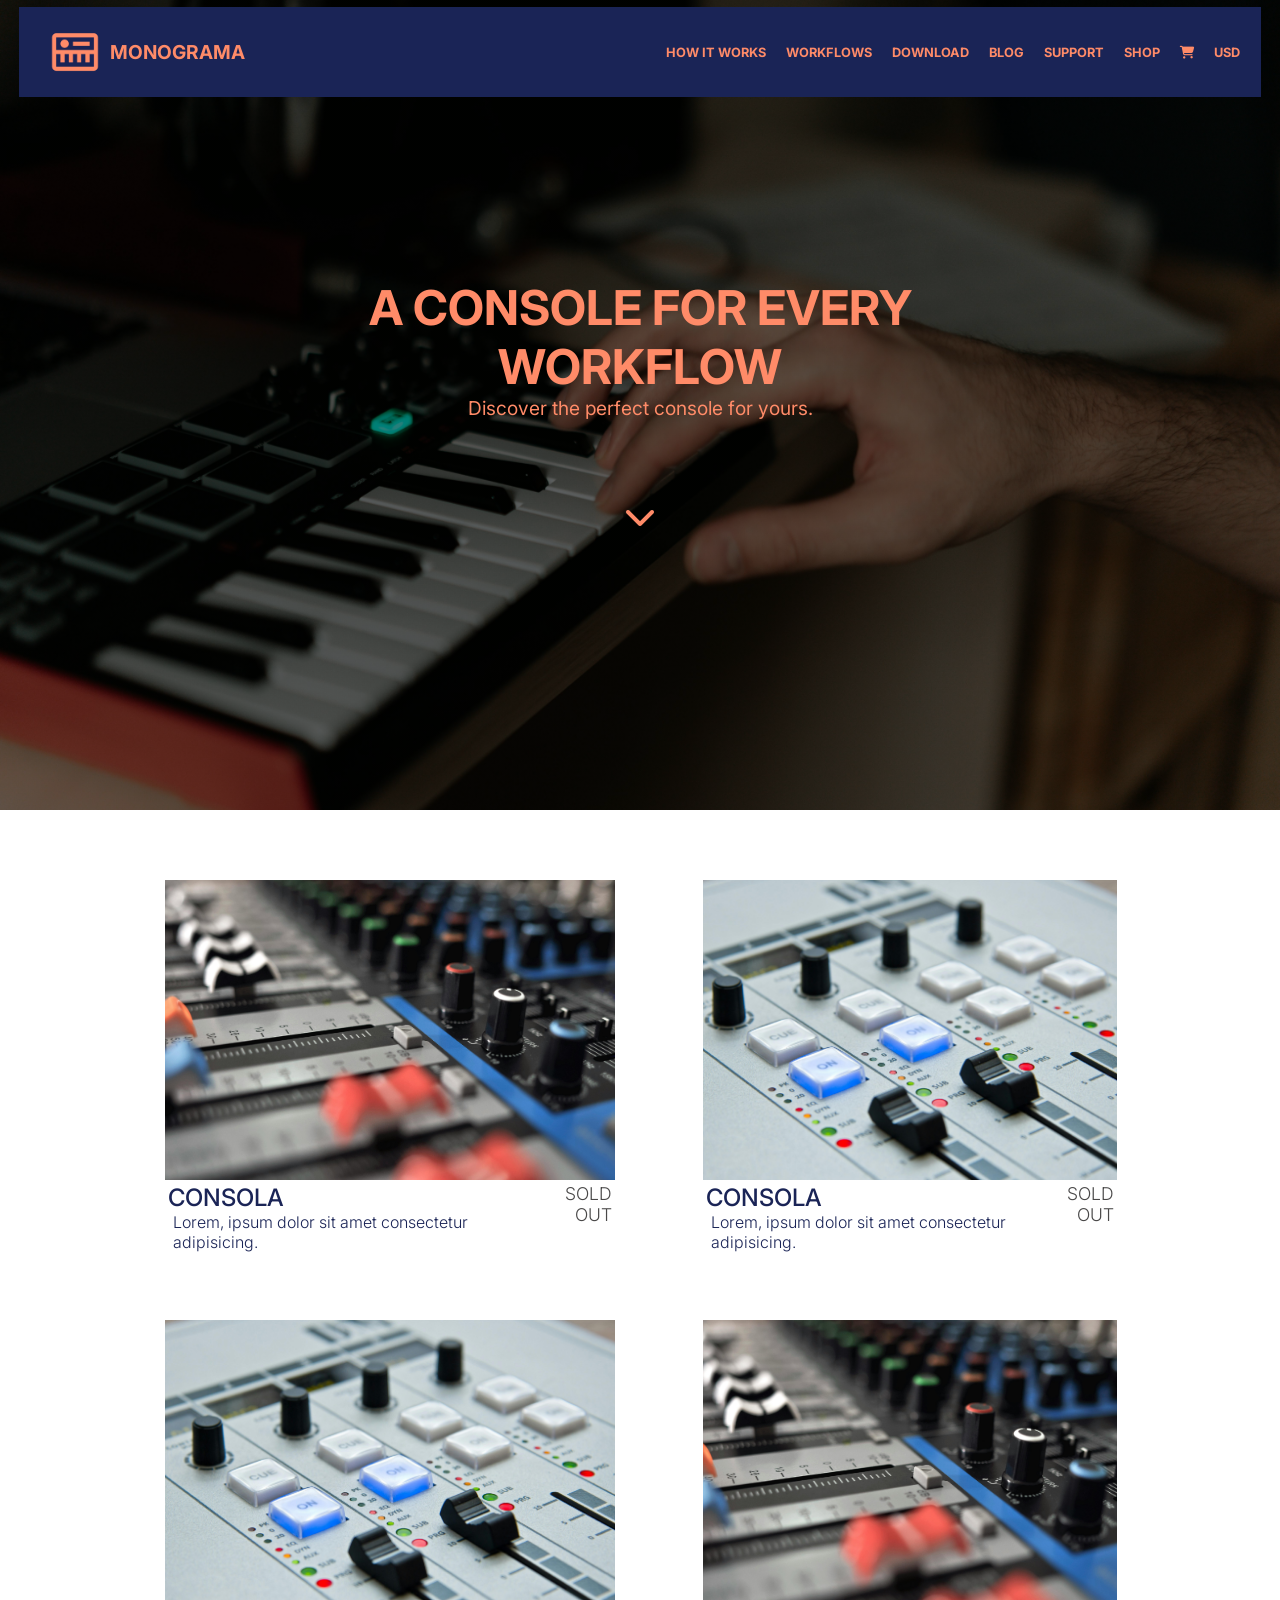
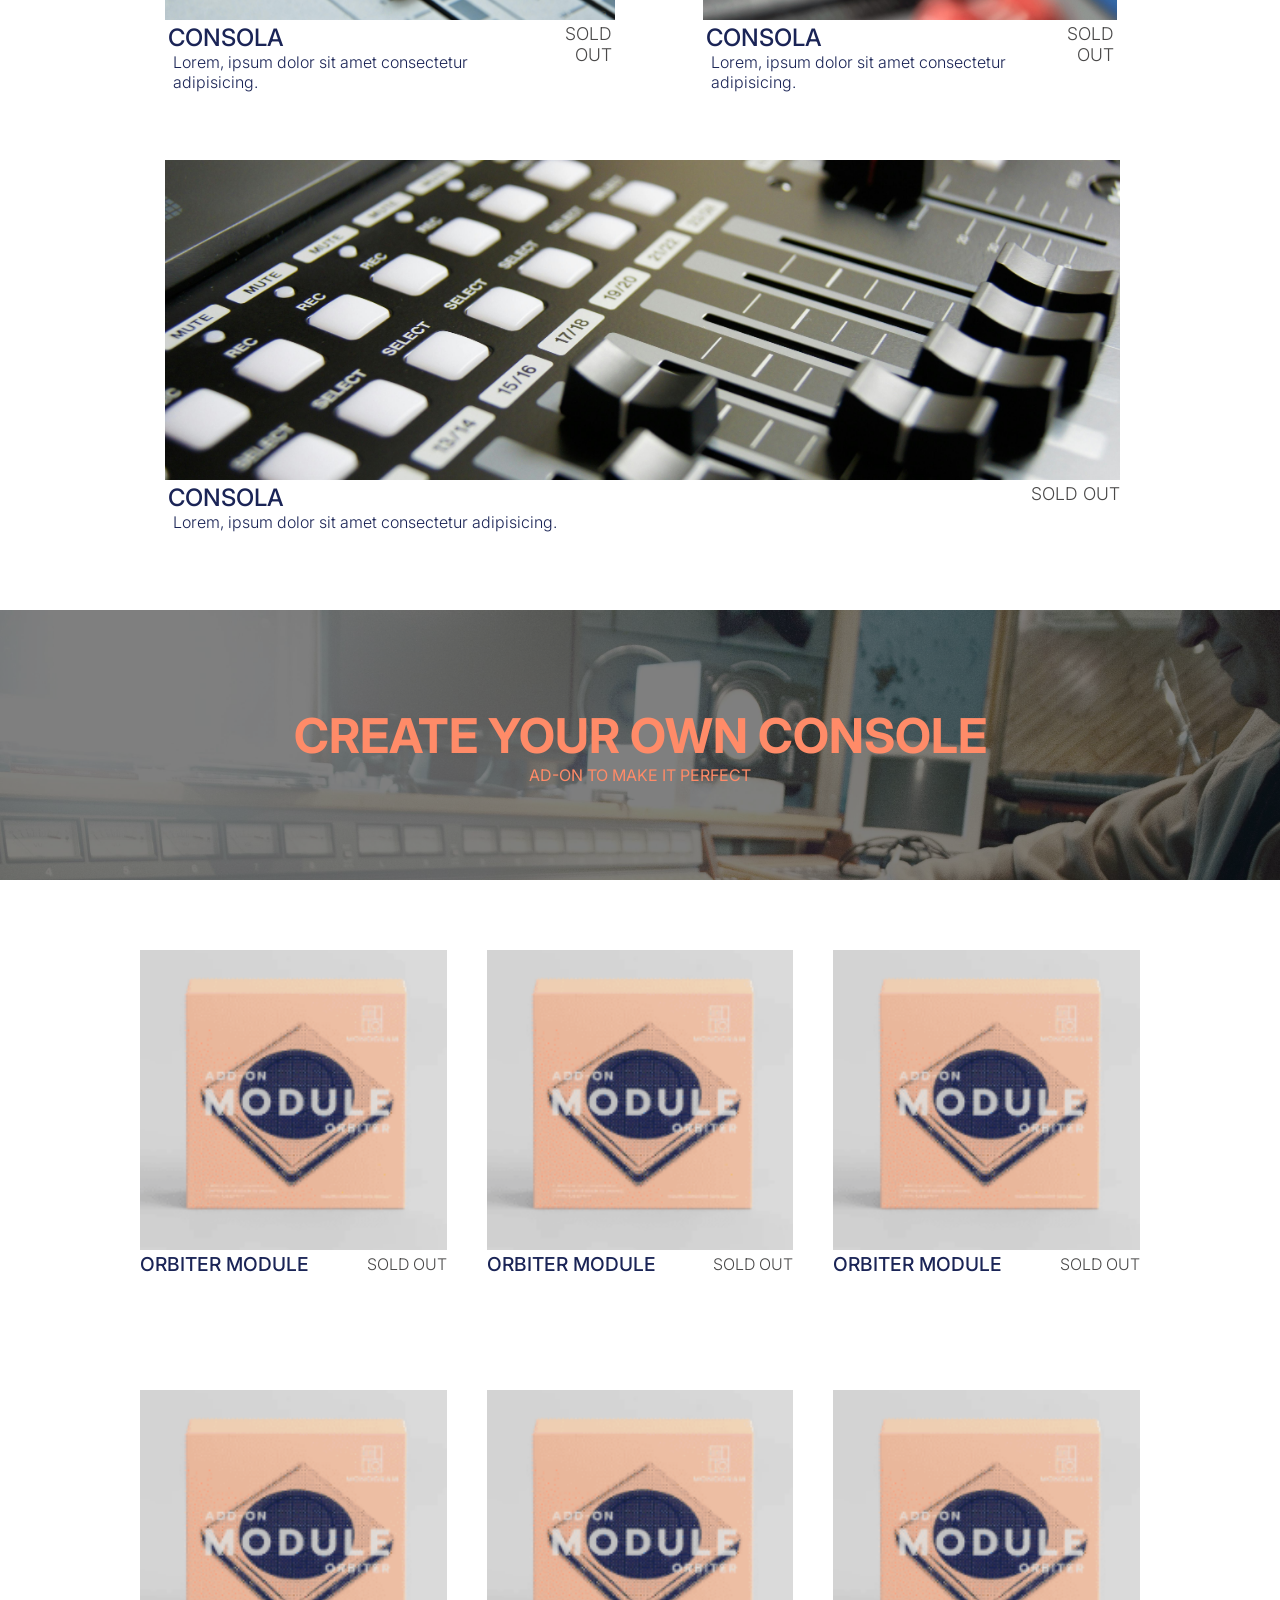
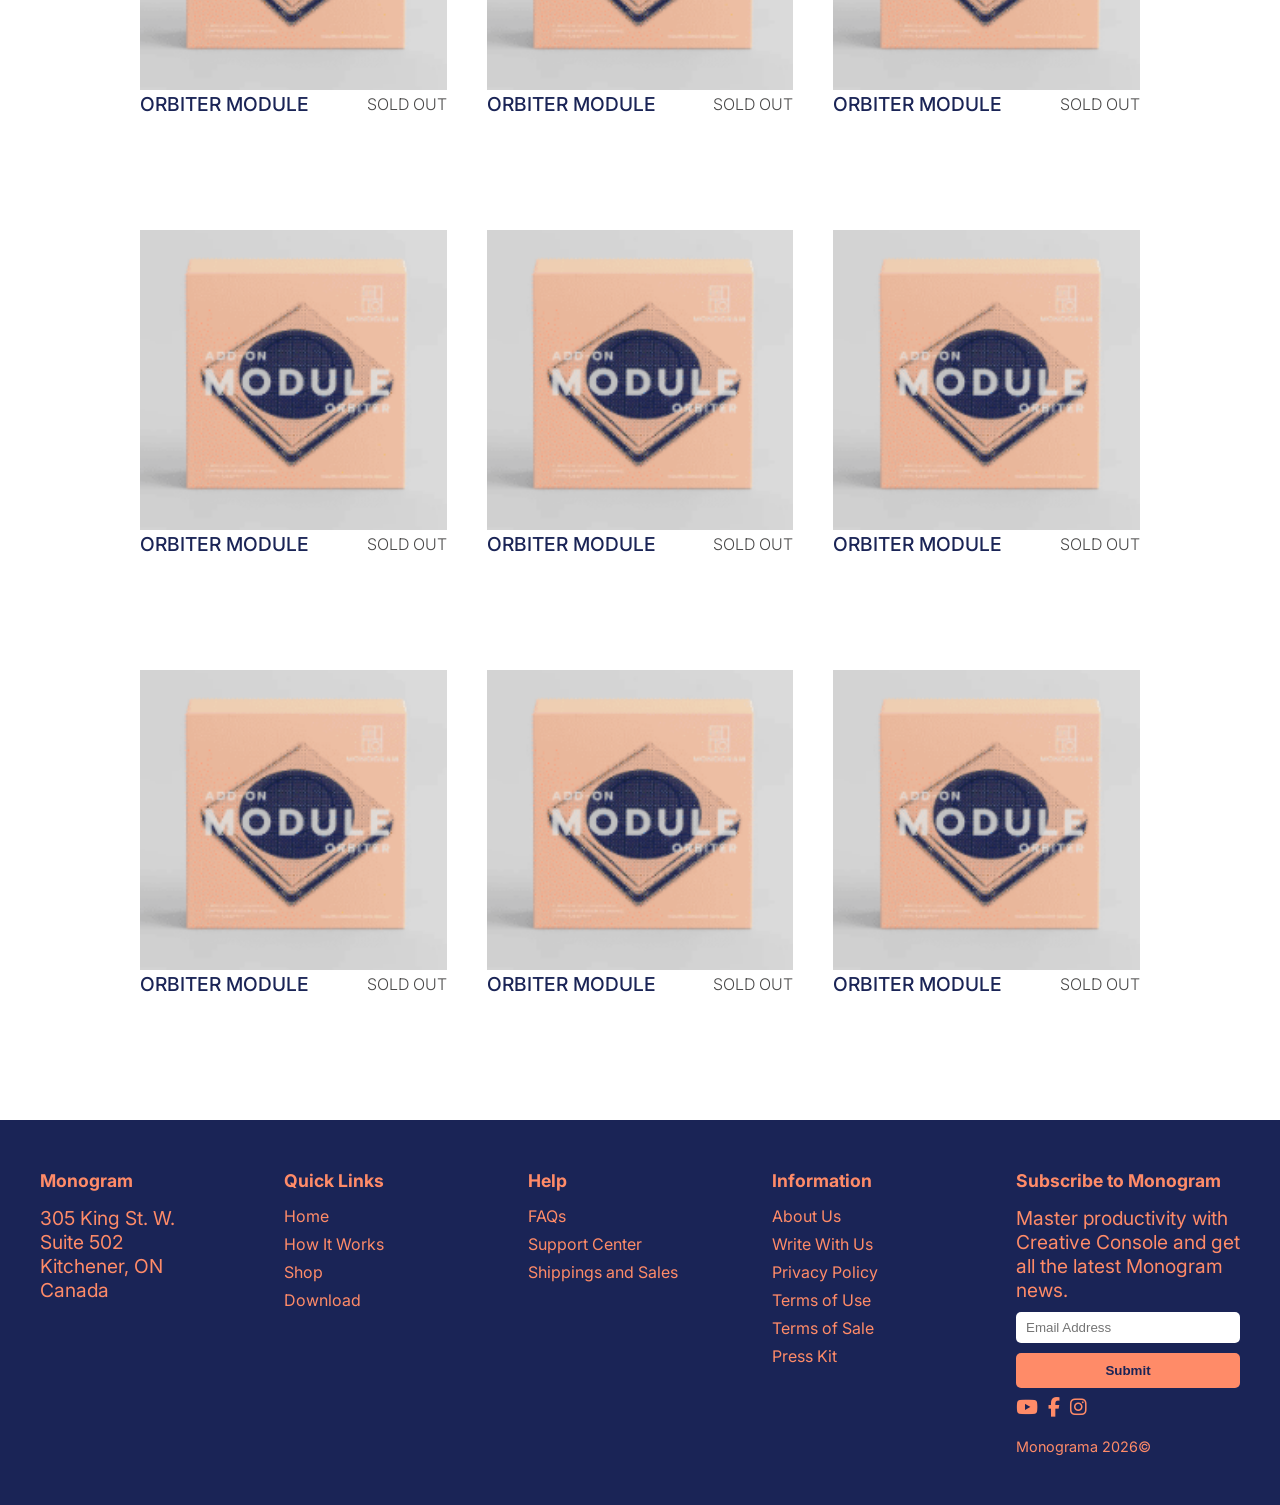
<file: monogram.html>
<!DOCTYPE html>
<html lang="en">

<head>
    <title>Monograma </title>
    <link rel="stylesheet" href="monogram.css">
    <link rel="stylesheet" href="https://cdnjs.cloudflare.com/ajax/libs/font-awesome/6.5.0/css/all.min.css">
    <link rel="preconnect" href="https://fonts.googleapis.com">
    <link rel="preconnect" href="https://fonts.gstatic.com" crossorigin>
    <link
        href="https://fonts.googleapis.com/css2?family=Inter:ital,opsz,wght@0,14..32,100..900;1,14..32,100..900&display=swap"
        rel="stylesheet">

</head>

<body>
    <section class="hero">
        <div class="cont-hero">

            <h1>A CONSOLE FOR EVERY <br> WORKFLOW</h1>
            <p>Discover the perfect console for yours.</p>
            <i class="fa-solid fa-chevron-down"></i>

        </div>

    </section>
    <header>
        <div class="container">
            <div class="logo-container">

                <img src="assets/img/piano-alt (1).png" alt="Logo" class="logo-img">
                <p class="logo">MONOGRAMA</p>
            </div>
            <div class="menu-toggle">
                ☰
            </div>
            <nav>
                <a href="#">HOW IT WORKS</a>
                <a href="#">WORKFLOWS</a>
                <a href="#">DOWNLOAD</a>
                <a href="#">BLOG</a>
                <a href="#">SUPPORT</a>
                <a href="#">SHOP</a>
                <a href="#" class="shop-icon">
                    <i class="fa-solid fa-cart-shopping"></i>
                </a>
                <a href="#">USD</a>
            </nav>
        </div>
    </header>

    <section id="workfl">
        <div class="container">
            <div class="carta">
                <div class="card-img">
                    <img src="assets/img/pexels-dslr-click-fotos-2910093-33204438.jpg" alt="Producto">
                </div>
                <div class="card-content">
                    <div class="card-top">
                        <div class="card-left-text">
                            <h3>CONSOLA</h3>
                            <h4>Lorem, ipsum dolor sit amet consectetur adipisicing.</h4>
                        </div>
                        <h2>SOLD OUT</h2>
                    </div>
                </div>

            </div>

            <div class="carta">
                <div class="card-img">
                    <img src="assets/img/pexels-pixabay-164746.jpg" alt="Producto">
                </div>

                <div class="card-content">
                    <div class="card-top">
                        <div class="card-left-text">
                            <h3>CONSOLA</h3>
                            <h4>Lorem, ipsum dolor sit amet consectetur adipisicing.</h4>
                        </div>
                        <h2>SOLD OUT</h2>
                    </div>
                </div>
            </div>

            <div class="carta">
                <div class="card-img">
                    <img src="assets/img/pexels-pixabay-164746.jpg" alt="Producto">
                </div>

                <div class="card-content">
                    <div class="card-top">
                        <div class="card-left-text">
                            <h3>CONSOLA</h3>
                            <h4>Lorem, ipsum dolor sit amet consectetur adipisicing.</h4>
                        </div>
                        <h2>SOLD OUT</h2>
                    </div>
                </div>
            </div>

            <div class="carta">
                <div class="card-img">
                    <img src="assets/img/pexels-dslr-click-fotos-2910093-33204438.jpg" alt="Producto">
                </div>

                <div class="card-content">
                    <div class="card-top">
                        <div class="card-left-text">
                            <h3>CONSOLA</h3>
                            <h4>Lorem, ipsum dolor sit amet consectetur adipisicing.</h4>
                        </div>
                        <h2>SOLD OUT</h2>
                    </div>
                </div>
            </div>


            <div class="carta-double">
                <div class="card-img">
                    <img src="assets/img/pexels-pixabay-159206.jpg" alt="Producto">
                </div>

                <div class="card-content">
                    <div class="card-top">
                        <div class="card-left-text">
                            <h3>CONSOLA</h3>
                            <h4>Lorem, ipsum dolor sit amet consectetur adipisicing.</h4>
                        </div>
                        <h2>SOLD OUT</h2>
                    </div>
                </div>


            </div>
        </div>
    </section>

    <section id="hero-your-own">
        <h1>CREATE YOUR OWN CONSOLE</h1>
        <p>AD-ON TO MAKE IT PERFECT</p>
    </section>

    <section class="produ">
        <div class="container">


            <div class="card">
                <div class="card-img">
                    <img src="assets/img/image.png" alt="">
                </div>
                <div class="card-info">
                    <h3>ORBITER MODULE</h3>
                    <h2>SOLD OUT</h2>
                </div>
            </div>

            <div class="card">
                <div class="card-img">
                    <img src="assets/img/image.png" alt="">
                </div>
                <div class="card-info">
                    <h3>ORBITER MODULE</h3>
                    <h2>SOLD OUT</h2>
                </div>
            </div>

            <div class="card">
                <div class="card-img">
                    <img src="assets/img/image.png" alt="">
                </div>
                <div class="card-info">
                    <h3>ORBITER MODULE</h3>
                    <h2>SOLD OUT</h2>
                </div>
            </div>

            <div class="card">
                <div class="card-img">
                    <img src="assets/img/image.png" alt="">
                </div>
                <div class="card-info">
                    <h3>ORBITER MODULE</h3>
                    <h2>SOLD OUT</h2>
                </div>
            </div>
            <div class="card">
                <div class="card-img">
                    <img src="assets/img/image.png" alt="">
                </div>
                <div class="card-info">
                    <h3>ORBITER MODULE</h3>
                    <h2>SOLD OUT</h2>
                </div>
            </div>

            <div class="card">
                <div class="card-img">
                    <img src="assets/img/image.png" alt="">
                </div>
                <div class="card-info">
                    <h3>ORBITER MODULE</h3>
                    <h2>SOLD OUT</h2>
                </div>
            </div>

            <div class="card">
                <div class="card-img">
                    <img src="assets/img/image.png" alt="">
                </div>
                <div class="card-info">
                    <h3>ORBITER MODULE</h3>
                    <h2>SOLD OUT</h2>
                </div>
            </div>

            <div class="card">
                <div class="card-img">
                    <img src="assets/img/image.png" alt="">
                </div>
                <div class="card-info">
                    <h3>ORBITER MODULE</h3>
                    <h2>SOLD OUT</h2>
                </div>
            </div>

            <div class="card">
                <div class="card-img">
                    <img src="assets/img/image.png" alt="">
                </div>
                <div class="card-info">
                    <h3>ORBITER MODULE</h3>
                    <h2>SOLD OUT</h2>
                </div>
            </div>

            <div class="card">
                <div class="card-img">
                    <img src="assets/img/image.png" alt="">
                </div>
                <div class="card-info">
                    <h3>ORBITER MODULE</h3>
                    <h2>SOLD OUT</h2>
                </div>
            </div>

            <div class="card">
                <div class="card-img">
                    <img src="assets/img/image.png" alt="">
                </div>
                <div class="card-info">
                    <h3>ORBITER MODULE</h3>
                    <h2>SOLD OUT</h2>
                </div>
            </div>

            <div class="card">
                <div class="card-img">
                    <img src="assets/img/image.png" alt="">
                </div>
                <div class="card-info">
                    <h3>ORBITER MODULE</h3>
                    <h2>SOLD OUT</h2>
                </div>
            </div>

        </div>
    </section>

    <footer class="footer">

        <div class="footer-container">

            <div class="footer-column">
                <h4>Monogram</h4>
                <p>305 King St. W.<br>
                    Suite 502<br>
                    Kitchener, ON<br>
                    Canada
                </p>
            </div>

            <div class="footer-column">
                <h4>Quick Links</h4>
                <ul>
                    <li><a href="#">Home</a></li>
                    <li><a href="#">How It Works</a></li>
                    <li><a href="#">Shop</a></li>
                    <li><a href="#">Download</a></li>
                </ul>
            </div>

            <div class="footer-column">
                <h4>Help</h4>
                <ul>
                    <li><a href="#">FAQs</a></li>
                    <li><a href="#">Support Center</a></li>
                    <li><a href="#">Shippings and Sales</a></li>
                </ul>
            </div>

            <div class="footer-column">
                <h4>Information</h4>
                <ul>
                    <li><a href="#">About Us</a></li>
                    <li><a href="#">Write With Us</a></li>
                    <li><a href="#">Privacy Policy</a></li>
                    <li><a href="#">Terms of Use</a></li>
                    <li><a href="#">Terms of Sale</a></li>
                    <li><a href="#">Press Kit</a></li>
                </ul>
            </div>

            <div class="footer-column subscribe-column">
                <h4>Subscribe to Monogram</h4>
                <p>Master productivity with Creative Console and get all the latest Monogram news.</p>

                <form class="subscribe-form">
                    <input type="email" placeholder="Email Address" required>
                    <button type="submit">Submit</button>
                </form>

                <div class="social-icons">
                    <span aria-label="YouTube" role="img"><i class="fa-brands fa-youtube"></i></span>
                    <span aria-label="Facebook" role="img"><i class="fa-brands fa-facebook-f"></i></span>
                    <span aria-label="Instagram" role="img"><i class="fa-brands fa-instagram"></i></span>
                </div>


                <p class="footer-copy">Monograma 2026©</p>
            </div>

        </div>

    </footer>

</body>

</html>
</file>
<file: Practica Nivel 3/styles.css>
/* Estilos generales */
* {
    margin: 0;
    padding: 0;
    box-sizing: border-box;
    font-family: Arial, sans-serif;
}

/* Contenedor principal centrado */
.container {
    max-width: 1200px;
    margin: 0 auto;
    padding: 0 20px;
}

.tags-section,
.about-section {
    padding: 60px 0;
}

/* Sección con fondo azul claro - donde va la tarjeta del producto */
.product-section-wrapper {
    background: #e3f2fd;
    width: 100%;

    overflow: visible;
}

body {
    background: #ffffff;
    color: #333;
    font-family: 'Inter', sans-serif;
}

/* ===== HEADER ===== */

/* Barra superior del header */
.top-header {
    display: flex;
    height: 70px;
    border-bottom: 1px solid #e5e5e5;
    background: white;
}

/* Bloque rojo con el logo de Nintendo */
.logo-block {
    background: #ff000a;
    display: flex;
    align-items: center;
    justify-content: center;
    padding: 0 15px;
}

.logo-block img {
    width: auto;
    height: 59px;
}

/* Resto del header - navegación y botones */
.header-content {
    flex: 1;
    display: flex;
    justify-content: space-between;
    align-items: center;
    padding: 0 120px 0 40px;
}

/* Menú de navegación superior */
.top-nav {
    display: flex;
    gap: 35px;
}

.top-nav a {
    display: flex;
    align-items: center;
    gap: 8px;
    text-decoration: none;
    color: #2d2d2d;
    font-weight: 500;
}

.nav-icon {
    width: 16px;
}

/* Lado derecho del header - iconos y botón */
.header-right {
    display: flex;
    align-items: center;
    gap: 20px;
}

.icon-ri-he {
    width: 35px;
    cursor: pointer;
    padding: 4px 10px;
    background-color: #d6d5d5;
    border-radius: 20px;
}

.icon {
    width: 35px;
    cursor: pointer;
}

.search-box {
    display: flex;
    align-items: center;
    gap: 6px;
    padding: 0 14px;
    border-radius: 25px;
    background: #d6d5d5;
    font-size: 14px;
    cursor: pointer;
}

.flag {
    width: 25px;
}

/* Ocultar elementos móviles por defecto (en desktop) */
.mobile-header,
.hamburger-btn,
.mobile-menu,
.menu-toggle {
    display: none;
}

/* Botón de inicio de sesión */
.login-btn {
    display: flex;
    align-items: center;
    gap: 6px;
    padding: 6px 14px;
    border: 1px solid #ccc;
    border-radius: 25px;
    background: white;
    font-size: 14px;
    cursor: pointer;
}

.user-icon {
    width: 16px;
}

/* ===== BARRA PROMOCIONAL ===== */

/* Contenedor de ofertas y puntos */
.prom-coins {
    display: flex;
    justify-content: center;
    align-items: center;
    gap: 0;
    background: white;
    padding: 10px 0;
}

/* Cada bloque de oferta */
.promo-bar,
.coins-redem {
    display: flex;
    align-items: center;
    font-size: 14px;
    padding: 0 15px;
}

.promo-bar .icon,
.coins-redem .icon {
    margin-right: 8px;
}

/* Línea divisoria entre ofertas */
.promo-bar {
    border-right: 1px solid #ccc;
}

/* ===== PRODUCTO ===== */

/* Migas de pan */
.breadcrumb {
    font-size: 14px;
    color: #666;
    padding: 0 0 20px 0;
}

/* Tarjeta principal del producto */
.product-card {
    background: white;
    border-radius: 16px;
    padding: 35px 45px;
    display: flex;
    flex-direction: column;
    box-shadow: 0 10px 30px rgba(0, 0, 0, 0.15);
    position: relative;
    top: 30px;
}

/* Contenido del producto - imagen y detalles */
.product-content {
    display: flex;
    gap: 25px;
    flex-wrap: wrap;
}

/* Lado izquierdo - imágenes */
.product-left {
    flex: 1.7;
    min-width: 300px;
}

/* Lado derecho - información */
.product-right {
    flex: 1.1;
    min-width: 250px;
}

.main-img {
    width: 100%;
    border-radius: 12px;
}

/* Miniaturas debajo de la imagen */
.thumb-row {
    display: flex;
    gap: 10px;
    margin-top: 5px;
    overflow-x: auto;
}

.thumb-row img {
    width: clamp(60px, 10vw, 120px);
    flex: 0 0 auto;
    border-radius: 8px;
    cursor: pointer;
}

.esrb-section {
    margin-top: 20px;
}

.esrb-content {
    display: flex;
    gap: 18px;
    align-items: center;
}

.esrb-img {
    width: 75px;
}

.esrb-text {
    flex: 1;
}

.esrb-text p {
    font-size: 14px;
    color: #333;
    line-height: 1.4;
}

.divider {
    height: 1px;
    background: #d9d9d9;
    margin: 10px 0;
}

.users-interact {
    font-size: 14px;
    color: #555;
}

.compatibility-box {
    margin-top: 20px;
    background: #f3f3f3;
    border-radius: 16px;
    padding: 18px;
    display: flex;
    gap: 15px;
    align-items: flex-start;
}

.check-img {
    width: 28px;
    height: 28px;
}

.compatibility-info h3 {
    font-size: 15px;
    margin: 0;
}

.compatibility-info p {
    font-size: 14px;
    color: #555;
    margin-top: 5px;
}

.product-right {
    flex: 1.1;
    min-width: 250px;

    padding: 20px 0;
    /* arriba y abajo */
}

/* Sección de versión del producto */
.version p {
    margin: 20px 0 10px;
    font-size: 19px;
}

/* Botones de selección de versión */
.version-buttons {
    display: flex;
    flex-wrap: wrap;
    gap: 10px;
}

.version-btn,
.version-btn-desactive {
    flex: 0 0 auto;
    padding: 15px 25px;
    border-radius: 20px;
    display: flex;
    align-items: center;
    gap: 5px;
    cursor: pointer;
    border: 3px solid;
    background: white;
}

.version-btn {
    border-color: #e60012;
}

.version-btn-desactive {
    border-color: #cacaca;
}

.version-btn img,
.version-btn-desactive img {
    height: 15px;
}

/* Información de upgrade y edición */
.up-version {
    display: flex;
    flex-direction: column;
    gap: 10px;
    padding-top: 10px;
}

.up-version h1 {
    color: #e60012;
    font-size: 18px;
    margin: 10px 0;
    text-decoration: underline;
}

.up-version .edition {
    display: flex;
    align-items: center;
    gap: 15px;
}

.up-version .edition h2 {
    color: #333;
    font-size: 17px;
    margin: 0;
}

.up-version .edition p {
    color: #777;
    font-size: 15px;
    margin: 0;
}

/* Precio */
.price-row {
    display: flex;
    justify-content: space-between;
    align-items: center;
    margin: 20px 0;
    font-size: 22px;
}

.price-row img {
    height: 35px;
    width: auto;
}

/* Botón de descarga */
.download-btn {
    background: #e60012;
    color: white;
    padding: 15px;
    border: none;
    width: 100%;
    border-radius: 8px;
    display: flex;
    align-items: center;
    justify-content: center;
    gap: 10px;
    cursor: pointer;
}

.download-btn img {
    height: 25px;
}

.small-note {
    font-size: 12px;
    margin-top: 10px;
    color: #777;
}

/* ===== DESCRIPCIÓN ===== */

.description-wrapper {
    background: #ffffff;
    padding: 80px 0;
}

.description {
    display: flex;
    align-items: center;
    justify-content: space-between;
    gap: 80px;
    margin-top: 40px;
}

.desc-left {
    flex: 1;
    max-width: 520px;
}

.desc-left h2 {
    font-size: 24px;
    margin-bottom: 20px;
}

.main-text {
    color: #444;
    line-height: 1.6;
}

.dots {
    margin: 15px 0;
}

.read-more {
    display: flex;
    align-items: center;
    gap: 8px;
    color: #e60012;
    font-weight: 600;
    cursor: pointer;
    margin-bottom: 10px;
}

.plus {
    font-size: 25px;
}

.publisher-note {
    font-size: 13px;
    color: #777;
    margin-bottom: 25px;
}

.main-btn {
    background: #e60012;
    color: white;
    border: none;
    padding: 14px 22px;
    border-radius: 8px;
    font-weight: 900;
    font-size: 17px;
    cursor: pointer;
}

.main-btn:hover {
    background: #c50010;
}

.desc-right {
    flex: 1;
    display: flex;
    justify-content: flex-end;
}

.desc-right img {
    width: 100%;
    max-width: 650px;
    border-radius: 16px;
    display: block;
}

/* Etiquetas relacionadas */
.tags-section {
    padding: 40px 0;
}

.tags-section h2 {
    margin-bottom: 20px;
    font-size: 28px;
}

.tags {
    display: flex;
    flex-wrap: wrap;
    gap: 10px;
}

.tags span {
    background: #eee;
    padding: 5px 10px;
    border-radius: 10px;
    font-size: 15px;
    font-weight: 700;
}

/* ===== ABOUT SECTION ===== */

.about-section {
    background: white;
    padding: 60px 0;
}

.about-section h2 {
    font-size: 28px;
    margin-bottom: 30px;
    border-bottom: 1px solid #cacaca;
    padding-bottom: 15px;
}

/* CONTENEDOR GENERAL */
.about {
    width: 100%;
}

/* ===== CADA FILA ===== */

.about-row {
    display: flex;
    align-items: center;
    /* ← centra verticalmente */
    padding: 25px 0;
    border-bottom: 1px solid #e0e0e0;
}

/* Columna izquierda más controlada */
.label {
    display: flex;
    align-items: center;
    gap: 12px;
    width: 320px;
    font-weight: 600;
    color: #333;
}

.label img {
    width: 22px;
}

/* LADO DERECHO SIMPLE */

.value {
    flex: 1;
    text-align: left;
    color: #444;
    line-height: 1.5;
}

/* ===== PLAY MODES (estructura compleja) ===== */

.play-modes {
    display: flex;
    flex-direction: column;
    align-items: flex-start;
    gap: 15px;
}

.play-note {
    font-size: 13px;
    color: #666;
    text-align: left;
    line-height: 1.4;
    max-width: 500px;
}

/* FILA HORIZONTAL DE ICONOS */

.play-icons {
    display: flex;
    gap: 50px;
}

/* CADA ICONO EN VERTICAL */

.play-item {
    display: flex;
    flex-direction: column;
    align-items: center;
    font-size: 14px;
    color: #444;
}

.play-item img {
    width: auto;
    height: 50px;
    margin-bottom: 8px;
}

/* TEXTO PEQUEÑO INFERIOR */

.play-note {
    font-size: 13px;
    color: #666;
    text-align: left;
    line-height: 1.4;
    max-width: 500px;
}

/* ===== ESRB IMAGEN ===== */

.esrb-img {
    width: 80px;
}

/* ===== NUMBER OF PLAYERS ===== */

.players-section {
    padding: 40px 0px;
}

.players-content {
    text-align: left;
}

.players-content h3 {
    font-size: 20px;
    /* un poco más pequeño que About */
    margin-bottom: 10px;
    font-weight: 600;
    color: #222;
    /* más oscuro */
}

.players-content p {
    font-size: 17px;
    /* 3px más pequeño aprox */
    color: #777;
    /* más claro */
}

.more-section {
    padding-top: 60px;
    background: #ffffff;
}

.more-section h2 {
    font-size: 28px;
    font-weight: 700;
    margin-bottom: 30px;
}

.cards {
    display: flex;
    gap: 30px;
    margin: 0 30px;
}

.card {
    background: white;
    width: 260px;
    border-radius: 16px;
    overflow: hidden;
    box-shadow: 0 2px 8px rgba(0, 0, 0, 0.05);
    display: flex;
    flex-direction: column;
    border: 1px solid #cacaca;

}

.card-img {
    width: 100%;
    height: 270px;
    object-fit: cover;
}

.card-body {
    padding: 20px;
    display: flex;
    flex-direction: column;
    flex: 1;
}

.card-top {
    margin-bottom: 15px;
}

.card-top h3 {
    font-size: 18px;
    font-weight: 600;
    margin-bottom: 4px;
}

.date {
    font-size: 14px;
    color: #777;
}

.price-block {
    margin-top: auto;
    margin-bottom: 15px;
    min-height: 70px;
    display: flex;
    flex-direction: column;
    justify-content: flex-end;
}

.price {
    font-size: 20px;
    font-weight: 700;
}

.sale-badge {
    background: #e60012;
    color: white;
    font-size: 13px;
    padding: 6px 10px;
    border-radius: 20px;
    width: max-content;
    margin-bottom: 8px;
}

.price-row2 {
    display: flex;
    align-items: center;
    gap: 8px;
}

.current-price {
    font-size: 20px;
    font-weight: 700;
}

.old-price {
    font-size: 14px;
    text-decoration: line-through;
    color: #d6d5d5;
}

.discount-img {
    width: 55px;
    height: auto;
}

.card-footer {
    display: flex;
    justify-content: space-between;
    align-items: center;
}

.game-type {
    display: flex;
    align-items: center;
    gap: 6px;
    font-size: 14px;
    color: #555;
}

.game-type img {
    width: 18px;
}

.heart {
    width: 22px;
    cursor: pointer;
}

/* Warning section */
.warning-section {
    background: transparent;
    padding: 60px 0;
}

.warning-section p {
    color: #999;
    font-size: 12px;
    line-height: 1.5;
    text-align: left;
    margin: 20px 0;
}

/* ===== FOOTERS ===== */

/* Footer rojo con nombre */
.red-footer {
    background: #ff000a;
    text-align: center;
    font-weight: bold;
}

.Nintendo-footer {
    height: 120px;
    width: auto;
    margin: 0;
}

/* Footer links */
.big-footer {
    background: #ffffff;
    padding: 50px 120px;
}

.footer-columns {
    display: flex;
}

/* Columnas */
.col {
    flex: 1;
    padding: 0 40px;
    display: flex;
    flex-direction: column;
}

/* ============================= */
/* LÍNEAS VERTICALES */
/* ============================= */

/* Línea en columnas 2, 3 y 4 */
.footer-columns .col:nth-child(2),
.footer-columns .col:nth-child(3),
.footer-columns .col:nth-child(4) {
    border-left: 1px solid #ddd;
}

/* Quitamos línea general en 5 y 6 */
.footer-columns .col:nth-child(5),
.footer-columns .col:nth-child(6) {
    border-left: none;
}

/* Secciones internas (para columnas 5 y 6) */
.section {
    margin-bottom: 30px;
    padding-left: 40px;
    position: relative;
}

/* Línea individual por sección */
.section::before {
    content: "";
    position: absolute;
    left: 0;
    top: 0;
    bottom: 0;
    width: 1px;
    background: #ddd;
}

/* ============================= */
/* TIPOGRAFÍA Y LINKS */
/* ============================= */

.col h4 {
    font-size: 16px;
    margin-bottom: 15px;
    color: #333;
    font-weight: 600;
}

.col a {
    text-decoration: none;
    color: #e60012;
    font-size: 14px;
    margin-bottom: 8px;
}

.col a:hover {
    text-decoration: underline;
}

/* ============================= */
/* Redes + ESRB */
/* ============================= */

.footer-extra {
    display: flex;
    justify-content: space-between;
    align-items: center;
    margin-top: 50px;
}

.social-img {
    width: 180px;
}

.esrb-img {
    width: 80px;
}

/* ============================= */
/* Barra inferior */
/* ============================= */

.bottom-bar {
    background: #313131;
    color: white;
    padding: 18px 120px;
    font-size: 12px;
}

.bottom-content {
    display: flex;
    justify-content: space-between;
    align-items: center;
}

.bottom-content .right {
    display: flex;
    align-items: center;
    gap: 15px;
}

.bottom-content a {
    color: white;
    text-decoration: none;
}

.flag {
    width: 20px;
}

/* ======================================== */
/* ===== VERSION MOVIL - MENOR A 1050px ===== */
/* ======================================== */

@media (max-width: 1050px) {

    /* ----- CONTENEDOR PRINCIPAL ----- */
    .container {
        margin: 0 auto;
        padding: 0 15px;
        max-width: 100%;
    }

    /* ----- HEADER MOVIL ----- */
    .top-header {
        position: relative;
        height: 60px;
        display: flex;
        align-items: center;
        justify-content: center;
        padding: 0;
        background: #ff000a !important;
    }

    /* Logo centrado y más grande */
    .logo-block {
        position: absolute;
        left: 50%;
        transform: translateX(-50%);
        padding: 0;
        height: 60px;
        background: transparent !important;
        display: flex;
        align-items: center;
        justify-content: center;
    }

    .logo-block img {
        height: 45px;
    }

    /* Ocultar la navegación normal y el contenido derecho */
    .header-content,
    .header-right {
        display: none;
    }

    /* Nuevo header mobile con menú sandwich */
    .mobile-header {
        display: flex !important;
        align-items: center;
        justify-content: flex-start;
        padding: 0 15px;
        height: 60px;
        width: 100%;
        position: absolute;
        left: 0;
    }

    /* Botón hamburguesa */
    .hamburger-btn {
        display: flex !important;
        flex-direction: column;
        justify-content: space-around;
        width: 30px;
        height: 25px;
        background: transparent;
        border: none;
        cursor: pointer;
        padding: 0;
    }

    .hamburger-btn span {
        display: block;
        width: 100%;
        height: 3px;
        background-color: white;
        border-radius: 2px;
        transition: all 0.3s ease;
    }

    /* Menú móvil desplegable */
    .mobile-menu {
        display: none;
        position: absolute;
        top: 60px;
        left: 0;
        right: 0;
        background: white;
        box-shadow: 0 4px 10px rgba(0, 0, 0, 0.1);
        z-index: 1000;
        padding: 20px;
    }

    .mobile-menu.active {
        display: block;
    }

    .mobile-menu a {
        display: flex;
        align-items: center;
        gap: 10px;
        padding: 15px 0;
        text-decoration: none;
        color: #333;
        border-bottom: 1px solid #eee;
        font-size: 16px;
    }

    .mobile-menu a img {
        width: 20px;
    }

    /* Checkbox del menú */
    .menu-toggle:checked~.mobile-menu {
        display: block;
    }

    /* Footer columnas centradas */
    .big-footer {
        padding: 30px 20px;
    }

    .footer-columns {
        flex-direction: column;
        gap: 20px;
    }

    .col {
        padding: 0;
        border-left: none !important;
        text-align: center;
    }

    .section {
        padding-left: 0;
    }

    .section::before {
        display: none;
    }

    .footer-extra {
        flex-direction: column;
        gap: 20px;
    }

    /* ======= NO MORE CHANGES BELOW 532px ======= */
    /* Mantener el mismo diseño desde 532px hacia abajo */

}

/* ======================================== */
/* ===== VERSION MUY PEQUEÑA - 689px ===== */
/* ======================================== */

/* Escalar todo el contenido proporcionalmente */
@media (max-width: 689px) {

    /* Reducir el tamaño de fuente general */
    body {
        font-size: 85%;
    }

    /* Contenedor más pequeño */
    .container {
        padding: 0 10px;
    }

    /* Header más pequeño */
    .top-header {
        height: 50px;
    }

    .logo-block {
        padding: 0 15px;
    }

    .logo-block img {
        height: 35px;
    }

    .mobile-header {
        height: 50px;
    }

    .hamburger-btn {
        width: 24px;
        height: 20px;
    }

    /* Promo bar más pequeña */
    .prom-coins {
        padding: 8px;
    }

    .promo-bar,
    .coins-redem {
        font-size: 11px;
        padding: 5px 10px;
    }

    .promo-bar .icon,
    .coins-redem .icon {
        width: 14px;
        margin-right: 5px;
    }

    /* Producto - tarjeta más pequeña */
    .product-section-wrapper {
        padding: 10px 0;
    }

    .product-card {
        padding: 15px;
    }

    .breadcrumb {
        font-size: 11px;
        padding: 0 0 10px 0;
    }

    .main-img {
        width: 100%;
    }

    .thumb-row img {
        width: 60px;
        min-width: 60px;
    }

    /* Título del producto */
    .product-right h1 {
        font-size: 18px;
    }

    .version p {
        font-size: 14px;
    }

    .version-buttons {
        gap: 8px;
    }

    .version-btn,
    .version-btn-desactive {
        padding: 8px 12px;
        font-size: 11px;
    }

    .version-btn img,
    .version-btn-desactive img {
        height: 12px;
    }

    .up-version h1 {
        font-size: 13px;
    }

    .price-row {
        font-size: 18px;
    }

    .price-row img {
        height: 25px;
    }

    .download-btn {
        padding: 10px;
    }

    .download-btn img {
        height: 18px;
    }

    /* Descripción */
    .description-wrapper {
        padding: 20px 0;
    }

    .description {
        gap: 15px;
        margin-top: 20px;
    }

    .desc-left h2 {
        font-size: 18px;
        margin-bottom: 10px;
    }

    .main-text {
        font-size: 13px;
    }

    .desc-right img {
        max-width: 100%;
    }

    .main-btn {
        padding: 10px 15px;
        font-size: 13px;
    }

    /* Tags */
    .tags-section {
        padding: 20px 10px;
    }

    .tags-section h2 {
        font-size: 18px;
    }

    .tags span {
        padding: 6px 10px;
        font-size: 11px;
    }

    /* About */
    .about-section {
        padding: 20px 10px;
    }

    .about-section h2 {
        font-size: 18px;
        margin-bottom: 15px;
    }

    .about-row {
        padding: 12px 0;
    }

    .label {
        font-size: 12px;
    }

    .label img {
        width: 16px;
    }

    .value {
        font-size: 12px;
    }

    .play-icons {
        gap: 15px;
    }

    .play-item img {
        height: 30px;
    }

    .play-item span {
        font-size: 10px;
    }

    .play-note {
        font-size: 10px;
    }

    /* Players section */
    .players-section {
        padding: 20px 10px;
    }

    .players-content h3 {
        font-size: 16px;
    }

    .players-content p {
        font-size: 13px;
    }

    /* More like this - VERTICAL */
    .more-section {
        padding: 20px 10px;
    }

    .more-section h2 {
        font-size: 18px;
    }

    .cards {
        flex-direction: column;
        margin: 0;
        gap: 15px;
    }

    .card {
        width: 100%;
    }

    /* Warning */
    .warning-section {
        padding: 20px 10px;
    }

    .warning-section p {
        font-size: 10px;
    }

    /* Footer */
    .red-footer {
        padding: 15px;
    }

    .Nintendo-footer {
        height: 40px;
    }

    .big-footer {
        padding: 20px 15px;
    }

    .footer-columns {
        gap: 15px;
    }

    .col h4 {
        font-size: 14px;
        margin-bottom: 10px;
    }

    .col a {
        font-size: 12px;
    }

    .footer-extra {
        margin-top: 20px;
    }

    .social-img {
        width: 120px;
    }

    .esrb-img {
        width: 60px;
    }

    .bottom-bar {
        padding: 10px 15px;
        font-size: 10px;
    }

    .bottom-content {
        gap: 8px;
    }

    .bottom-content a {
        font-size: 10px;
    }

}
</file>
<file: Practice_level_3/styles.css>
/* Estilos generales */
* {
    margin: 0;
    padding: 0;
    box-sizing: border-box;
    font-family: Arial, sans-serif;
}

/* Contenedor principal centrado */
.container {
    max-width: 1200px;
    margin: 0 auto;
    padding: 0 20px;
}

.tags-section,
.about-section {
    padding: 60px 0;
}

/* Sección con fondo azul claro - donde va la tarjeta del producto */
.product-section-wrapper {
    background: #e3f2fd;
    width: 100%;

    overflow: visible;
}

body {
    background: #ffffff;
    color: #333;
    font-family: 'Inter', sans-serif;
}

/* ===== HEADER ===== */

/* Barra superior del header */
.top-header {
    display: flex;
    height: 70px;
    border-bottom: 1px solid #e5e5e5;
    background: white;
}

/* Bloque rojo con el logo de Nintendo */
.logo-block {
    background: #ff000a;
    display: flex;
    align-items: center;
    justify-content: center;
    padding: 0 15px;
}

.logo-block img {
    width: auto;
    height: 59px;
}

/* Resto del header - navegación y botones */
.header-content {
    flex: 1;
    display: flex;
    justify-content: space-between;
    align-items: center;
    padding: 0 120px 0 40px;
}

/* Menú de navegación superior */
.top-nav {
    display: flex;
    gap: 35px;
}

.top-nav a {
    display: flex;
    align-items: center;
    gap: 8px;
    text-decoration: none;
    color: #2d2d2d;
    font-weight: 500;
}

.nav-icon {
    width: 16px;
}

/* Lado derecho del header - iconos y botón */
.header-right {
    display: flex;
    align-items: center;
    gap: 20px;
}

.icon-ri-he {
    width: 35px;
    cursor: pointer;
    padding: 4px 10px;
    background-color: #d6d5d5;
    border-radius: 20px;
}

.icon {
    width: 35px;
    cursor: pointer;
}

.search-box {
    display: flex;
    align-items: center;
    gap: 6px;
    padding: 0 14px;
    border-radius: 25px;
    background: #d6d5d5;
    font-size: 14px;
    cursor: pointer;
}

.flag {
    width: 25px;
}

/* Ocultar elementos móviles por defecto (en desktop) */
.mobile-header,
.hamburger-btn,
.mobile-menu,
.menu-toggle {
    display: none;
}

/* Botón de inicio de sesión */
.login-btn {
    display: flex;
    align-items: center;
    gap: 6px;
    padding: 6px 14px;
    border: 1px solid #ccc;
    border-radius: 25px;
    background: white;
    font-size: 14px;
    cursor: pointer;
}

.user-icon {
    width: 16px;
}

/* ===== BARRA PROMOCIONAL ===== */

/* Contenedor de ofertas y puntos */
.prom-coins {
    display: flex;
    justify-content: center;
    align-items: center;
    gap: 0;
    background: white;
    padding: 10px 0;
}

/* Cada bloque de oferta */
.promo-bar,
.coins-redem {
    display: flex;
    align-items: center;
    font-size: 14px;
    padding: 0 15px;
}

.promo-bar .icon,
.coins-redem .icon {
    margin-right: 8px;
}

/* Línea divisoria entre ofertas */
.promo-bar {
    border-right: 1px solid #ccc;
}

/* ===== PRODUCTO ===== */

/* Migas de pan */
.breadcrumb {
    font-size: 14px;
    color: #666;
    padding: 0 0 20px 0;
}

/* Tarjeta principal del producto */
.product-card {
    background: white;
    border-radius: 16px;
    padding: 35px 45px;
    display: flex;
    flex-direction: column;
    box-shadow: 0 10px 30px rgba(0, 0, 0, 0.15);
    position: relative;
    top: 30px;
}

/* Contenido del producto - imagen y detalles */
.product-content {
    display: flex;
    gap: 25px;
    flex-wrap: wrap;
}

/* Lado izquierdo - imágenes */
.product-left {
    flex: 1.7;
    min-width: 300px;
}

/* Lado derecho - información */
.product-right {
    flex: 1.1;
    min-width: 250px;
}

.main-img {
    width: 100%;
    border-radius: 12px;
}

/* Miniaturas debajo de la imagen */
.thumb-row {
    display: flex;
    gap: 10px;
    margin-top: 5px;
    overflow-x: auto;
}

.thumb-row img {
    width: clamp(60px, 10vw, 120px);
    flex: 0 0 auto;
    border-radius: 8px;
    cursor: pointer;
}

.esrb-section {
    margin-top: 20px;
}

.esrb-content {
    display: flex;
    gap: 18px;
    align-items: center;
}

.esrb-img {
    width: 75px;
}

.esrb-text {
    flex: 1;
}

.esrb-text p {
    font-size: 14px;
    color: #333;
    line-height: 1.4;
}

.divider {
    height: 1px;
    background: #d9d9d9;
    margin: 10px 0;
}

.users-interact {
    font-size: 14px;
    color: #555;
}

.compatibility-box {
    margin-top: 20px;
    background: #f3f3f3;
    border-radius: 16px;
    padding: 18px;
    display: flex;
    gap: 15px;
    align-items: flex-start;
}

.check-img {
    width: 28px;
    height: 28px;
}

.compatibility-info h3 {
    font-size: 15px;
    margin: 0;
}

.compatibility-info p {
    font-size: 14px;
    color: #555;
    margin-top: 5px;
}

.product-right {
    flex: 1.1;
    min-width: 250px;

    padding: 20px 0;
    /* arriba y abajo */
}

/* Sección de versión del producto */
.version p {
    margin: 20px 0 10px;
    font-size: 19px;
}

/* Botones de selección de versión */
.version-buttons {
    display: flex;
    flex-wrap: wrap;
    gap: 10px;
}

.version-btn,
.version-btn-desactive {
    flex: 0 0 auto;
    padding: 15px 25px;
    border-radius: 20px;
    display: flex;
    align-items: center;
    gap: 5px;
    cursor: pointer;
    border: 3px solid;
    background: white;
}

.version-btn {
    border-color: #e60012;
}

.version-btn-desactive {
    border-color: #cacaca;
}

.version-btn img,
.version-btn-desactive img {
    height: 15px;
}

/* Información de upgrade y edición */
.up-version {
    display: flex;
    flex-direction: column;
    gap: 10px;
    padding-top: 10px;
}

.up-version h1 {
    color: #e60012;
    font-size: 18px;
    margin: 10px 0;
    text-decoration: underline;
}

.up-version .edition {
    display: flex;
    align-items: center;
    gap: 15px;
}

.up-version .edition h2 {
    color: #333;
    font-size: 17px;
    margin: 0;
}

.up-version .edition p {
    color: #777;
    font-size: 15px;
    margin: 0;
}

/* Precio */
.price-row {
    display: flex;
    justify-content: space-between;
    align-items: center;
    margin: 20px 0;
    font-size: 22px;
}

.price-row img {
    height: 35px;
    width: auto;
}

/* Botón de descarga */
.download-btn {
    background: #e60012;
    color: white;
    padding: 15px;
    border: none;
    width: 100%;
    border-radius: 8px;
    display: flex;
    align-items: center;
    justify-content: center;
    gap: 10px;
    cursor: pointer;
}

.download-btn img {
    height: 25px;
}

.small-note {
    font-size: 12px;
    margin-top: 10px;
    color: #777;
}

/* ===== DESCRIPCIÓN ===== */

.description-wrapper {
    background: #ffffff;
    padding: 80px 0;
}

.description {
    display: flex;
    align-items: center;
    justify-content: space-between;
    gap: 80px;
    margin-top: 40px;
}

.desc-left {
    flex: 1;
    max-width: 520px;
}

.desc-left h2 {
    font-size: 24px;
    margin-bottom: 20px;
}

.main-text {
    color: #444;
    line-height: 1.6;
}

.dots {
    margin: 15px 0;
}

.read-more {
    display: flex;
    align-items: center;
    gap: 8px;
    color: #e60012;
    font-weight: 600;
    cursor: pointer;
    margin-bottom: 10px;
}

.plus {
    font-size: 25px;
}

.publisher-note {
    font-size: 13px;
    color: #777;
    margin-bottom: 25px;
}

.main-btn {
    background: #e60012;
    color: white;
    border: none;
    padding: 14px 22px;
    border-radius: 8px;
    font-weight: 900;
    font-size: 17px;
    cursor: pointer;
}

.main-btn:hover {
    background: #c50010;
}

.desc-right {
    flex: 1;
    display: flex;
    justify-content: flex-end;
}

.desc-right img {
    width: 100%;
    max-width: 650px;
    border-radius: 16px;
    display: block;
}

/* Etiquetas relacionadas */
.tags-section {
    padding: 40px 0;
}

.tags-section h2 {
    margin-bottom: 20px;
    font-size: 28px;
}

.tags {
    display: flex;
    flex-wrap: wrap;
    gap: 10px;
}

.tags span {
    background: #eee;
    padding: 5px 10px;
    border-radius: 10px;
    font-size: 15px;
    font-weight: 700;
}

/* ===== ABOUT SECTION ===== */

.about-section {
    background: white;
    padding: 60px 0;
}

.about-section h2 {
    font-size: 28px;
    margin-bottom: 30px;
    border-bottom: 1px solid #cacaca;
    padding-bottom: 15px;
}

/* CONTENEDOR GENERAL */
.about {
    width: 100%;
}

/* ===== CADA FILA ===== */

.about-row {
    display: flex;
    align-items: center;
    /* ← centra verticalmente */
    padding: 25px 0;
    border-bottom: 1px solid #e0e0e0;
}

/* Columna izquierda más controlada */
.label {
    display: flex;
    align-items: center;
    gap: 12px;
    width: 320px;
    font-weight: 600;
    color: #333;
}

.label img {
    width: 22px;
}

/* LADO DERECHO SIMPLE */

.value {
    flex: 1;
    text-align: left;
    color: #444;
    line-height: 1.5;
}

/* ===== PLAY MODES (estructura compleja) ===== */

.play-modes {
    display: flex;
    flex-direction: column;
    align-items: flex-start;
    gap: 15px;
}

.play-note {
    font-size: 13px;
    color: #666;
    text-align: left;
    line-height: 1.4;
    max-width: 500px;
}

/* FILA HORIZONTAL DE ICONOS */

.play-icons {
    display: flex;
    gap: 50px;
}

/* CADA ICONO EN VERTICAL */

.play-item {
    display: flex;
    flex-direction: column;
    align-items: center;
    font-size: 14px;
    color: #444;
}

.play-item img {
    width: auto;
    height: 50px;
    margin-bottom: 8px;
}

/* TEXTO PEQUEÑO INFERIOR */

.play-note {
    font-size: 13px;
    color: #666;
    text-align: left;
    line-height: 1.4;
    max-width: 500px;
}

/* ===== ESRB IMAGEN ===== */

.esrb-img {
    width: 80px;
}

/* ===== NUMBER OF PLAYERS ===== */

.players-section {
    padding: 40px 0px;
}

.players-content {
    text-align: left;
}

.players-content h3 {
    font-size: 20px;
    /* un poco más pequeño que About */
    margin-bottom: 10px;
    font-weight: 600;
    color: #222;
    /* más oscuro */
}

.players-content p {
    font-size: 17px;
    /* 3px más pequeño aprox */
    color: #777;
    /* más claro */
}

.more-section {
    padding-top: 60px;
    background: #ffffff;
}

.more-section h2 {
    font-size: 28px;
    font-weight: 700;
    margin-bottom: 30px;
}

.cards {
    display: flex;
    gap: 30px;
    margin: 0 30px;
}

.card {
    background: white;
    width: 260px;
    border-radius: 16px;
    overflow: hidden;
    box-shadow: 0 2px 8px rgba(0, 0, 0, 0.05);
    display: flex;
    flex-direction: column;
    border: 1px solid #cacaca;

}

.card-img {
    width: 100%;
    height: 270px;
    object-fit: cover;
}

.card-body {
    padding: 20px;
    display: flex;
    flex-direction: column;
    flex: 1;
}

.card-top {
    margin-bottom: 15px;
}

.card-top h3 {
    font-size: 18px;
    font-weight: 600;
    margin-bottom: 4px;
}

.date {
    font-size: 14px;
    color: #777;
}

.price-block {
    margin-top: auto;
    margin-bottom: 15px;
    min-height: 70px;
    display: flex;
    flex-direction: column;
    justify-content: flex-end;
}

.price {
    font-size: 20px;
    font-weight: 700;
}

.sale-badge {
    background: #e60012;
    color: white;
    font-size: 13px;
    padding: 6px 10px;
    border-radius: 20px;
    width: max-content;
    margin-bottom: 8px;
}

.price-row2 {
    display: flex;
    align-items: center;
    gap: 8px;
}

.current-price {
    font-size: 20px;
    font-weight: 700;
}

.old-price {
    font-size: 14px;
    text-decoration: line-through;
    color: #d6d5d5;
}

.discount-img {
    width: 55px;
    height: auto;
}

.card-footer {
    display: flex;
    justify-content: space-between;
    align-items: center;
}

.game-type {
    display: flex;
    align-items: center;
    gap: 6px;
    font-size: 14px;
    color: #555;
}

.game-type img {
    width: 18px;
}

.heart {
    width: 22px;
    cursor: pointer;
}

/* Warning section */
.warning-section {
    background: transparent;
    padding: 60px 0;
}

.warning-section p {
    color: #999;
    font-size: 12px;
    line-height: 1.5;
    text-align: left;
    margin: 20px 0;
}

/* ===== FOOTERS ===== */

/* Footer rojo con nombre */
.red-footer {
    background: #ff000a;
    text-align: center;
    font-weight: bold;
}

.Nintendo-footer {
    height: 120px;
    width: auto;
    margin: 0;
}

/* Footer links */
.big-footer {
    background: #ffffff;
    padding: 50px 120px;
}

.footer-columns {
    display: flex;
}

/* Columnas */
.col {
    flex: 1;
    padding: 0 40px;
    display: flex;
    flex-direction: column;
}

/* ============================= */
/* LÍNEAS VERTICALES */
/* ============================= */

/* Línea en columnas 2, 3 y 4 */
.footer-columns .col:nth-child(2),
.footer-columns .col:nth-child(3),
.footer-columns .col:nth-child(4) {
    border-left: 1px solid #ddd;
}

/* Quitamos línea general en 5 y 6 */
.footer-columns .col:nth-child(5),
.footer-columns .col:nth-child(6) {
    border-left: none;
}

/* Secciones internas (para columnas 5 y 6) */
.section {
    margin-bottom: 30px;
    padding-left: 40px;
    position: relative;
}

/* Línea individual por sección */
.section::before {
    content: "";
    position: absolute;
    left: 0;
    top: 0;
    bottom: 0;
    width: 1px;
    background: #ddd;
}

/* ============================= */
/* TIPOGRAFÍA Y LINKS */
/* ============================= */

.col h4 {
    font-size: 16px;
    margin-bottom: 15px;
    color: #333;
    font-weight: 600;
}

.col a {
    text-decoration: none;
    color: #e60012;
    font-size: 14px;
    margin-bottom: 8px;
}

.col a:hover {
    text-decoration: underline;
}

/* ============================= */
/* Redes + ESRB */
/* ============================= */

.footer-extra {
    display: flex;
    justify-content: space-between;
    align-items: center;
    margin-top: 50px;
}

.social-img {
    width: 180px;
}

.esrb-img {
    width: 80px;
}

/* ============================= */
/* Barra inferior */
/* ============================= */

.bottom-bar {
    background: #313131;
    color: white;
    padding: 18px 120px;
    font-size: 12px;
}

.bottom-content {
    display: flex;
    justify-content: space-between;
    align-items: center;
}

.bottom-content .right {
    display: flex;
    align-items: center;
    gap: 15px;
}

.bottom-content a {
    color: white;
    text-decoration: none;
}

.flag {
    width: 20px;
}

/* ======================================== */
/* ===== VERSION MOVIL - MENOR A 1050px ===== */
/* ======================================== */

@media (max-width: 1050px) {

    /* ----- CONTENEDOR PRINCIPAL ----- */
    .container {
        margin: 0 auto;
        padding: 0 15px;
        max-width: 100%;
    }

    /* ----- HEADER MOVIL ----- */
    .top-header {
        position: relative;
        height: 60px;
        display: flex;
        align-items: center;
        justify-content: center;
        padding: 0;
        background: #ff000a !important;
    }

    /* Logo centrado y más grande */
    .logo-block {
        position: absolute;
        left: 50%;
        transform: translateX(-50%);
        padding: 0;
        height: 60px;
        background: transparent !important;
        display: flex;
        align-items: center;
        justify-content: center;
    }

    .logo-block img {
        height: 45px;
    }

    /* Ocultar la navegación normal y el contenido derecho */
    .header-content,
    .header-right {
        display: none;
    }

    /* Nuevo header mobile con menú sandwich */
    .mobile-header {
        display: flex !important;
        align-items: center;
        justify-content: flex-start;
        padding: 0 15px;
        height: 60px;
        width: 100%;
        position: absolute;
        left: 0;
    }

    /* Botón hamburguesa */
    .hamburger-btn {
        display: flex !important;
        flex-direction: column;
        justify-content: space-around;
        width: 30px;
        height: 25px;
        background: transparent;
        border: none;
        cursor: pointer;
        padding: 0;
    }

    .hamburger-btn span {
        display: block;
        width: 100%;
        height: 3px;
        background-color: white;
        border-radius: 2px;
        transition: all 0.3s ease;
    }

    /* Menú móvil desplegable */
    .mobile-menu {
        display: none;
        position: absolute;
        top: 60px;
        left: 0;
        right: 0;
        background: white;
        box-shadow: 0 4px 10px rgba(0, 0, 0, 0.1);
        z-index: 1000;
        padding: 20px;
    }

    .mobile-menu.active {
        display: block;
    }

    .mobile-menu a {
        display: flex;
        align-items: center;
        gap: 10px;
        padding: 15px 0;
        text-decoration: none;
        color: #333;
        border-bottom: 1px solid #eee;
        font-size: 16px;
    }

    .mobile-menu a img {
        width: 20px;
    }

    /* Checkbox del menú */
    .menu-toggle:checked~.mobile-menu {
        display: block;
    }

    /* Footer columnas centradas */
    .big-footer {
        padding: 30px 20px;
    }

    .footer-columns {
        flex-direction: column;
        gap: 20px;
    }

    .col {
        padding: 0;
        border-left: none !important;
        text-align: center;
    }

    .section {
        padding-left: 0;
    }

    .section::before {
        display: none;
    }

    .footer-extra {
        flex-direction: column;
        gap: 20px;
    }

    /* ======= NO MORE CHANGES BELOW 532px ======= */
    /* Mantener el mismo diseño desde 532px hacia abajo */

}

/* ======================================== */
/* ===== VERSION MUY PEQUEÑA - 689px ===== */
/* ======================================== */

/* Escalar todo el contenido proporcionalmente */
@media (max-width: 689px) {

    /* Reducir el tamaño de fuente general */
    body {
        font-size: 85%;
    }

    /* Contenedor más pequeño */
    .container {
        padding: 0 10px;
    }

    /* Header más pequeño */
    .top-header {
        height: 50px;
    }

    .logo-block {
        padding: 0 15px;
    }

    .logo-block img {
        height: 35px;
    }

    .mobile-header {
        height: 50px;
    }

    .hamburger-btn {
        width: 24px;
        height: 20px;
    }

    /* Promo bar más pequeña */
    .prom-coins {
        padding: 8px;
    }

    .promo-bar,
    .coins-redem {
        font-size: 11px;
        padding: 5px 10px;
    }

    .promo-bar .icon,
    .coins-redem .icon {
        width: 14px;
        margin-right: 5px;
    }

    /* Producto - tarjeta más pequeña */
    .product-section-wrapper {
        padding: 10px 0;
    }

    .product-card {
        padding: 15px;
    }

    .breadcrumb {
        font-size: 11px;
        padding: 0 0 10px 0;
    }

    .main-img {
        width: 100%;
    }

    .thumb-row img {
        width: 60px;
        min-width: 60px;
    }

    /* Título del producto */
    .product-right h1 {
        font-size: 18px;
    }

    .version p {
        font-size: 14px;
    }

    .version-buttons {
        gap: 8px;
    }

    .version-btn,
    .version-btn-desactive {
        padding: 8px 12px;
        font-size: 11px;
    }

    .version-btn img,
    .version-btn-desactive img {
        height: 12px;
    }

    .up-version h1 {
        font-size: 13px;
    }

    .price-row {
        font-size: 18px;
    }

    .price-row img {
        height: 25px;
    }

    .download-btn {
        padding: 10px;
    }

    .download-btn img {
        height: 18px;
    }

    /* Descripción */
    .description-wrapper {
        padding: 20px 0;
    }

    .description {
        gap: 15px;
        margin-top: 20px;
    }

    .desc-left h2 {
        font-size: 18px;
        margin-bottom: 10px;
    }

    .main-text {
        font-size: 13px;
    }

    .desc-right img {
        max-width: 100%;
    }

    .main-btn {
        padding: 10px 15px;
        font-size: 13px;
    }

    /* Tags */
    .tags-section {
        padding: 20px 10px;
    }

    .tags-section h2 {
        font-size: 18px;
    }

    .tags span {
        padding: 6px 10px;
        font-size: 11px;
    }

    /* About */
    .about-section {
        padding: 20px 10px;
    }

    .about-section h2 {
        font-size: 18px;
        margin-bottom: 15px;
    }

    .about-row {
        padding: 12px 0;
    }

    .label {
        font-size: 12px;
    }

    .label img {
        width: 16px;
    }

    .value {
        font-size: 12px;
    }

    .play-icons {
        gap: 15px;
    }

    .play-item img {
        height: 30px;
    }

    .play-item span {
        font-size: 10px;
    }

    .play-note {
        font-size: 10px;
    }

    /* Players section */
    .players-section {
        padding: 20px 10px;
    }

    .players-content h3 {
        font-size: 16px;
    }

    .players-content p {
        font-size: 13px;
    }

    /* More like this - VERTICAL */
    .more-section {
        padding: 20px 10px;
    }

    .more-section h2 {
        font-size: 18px;
    }

    .cards {
        flex-direction: column;
        margin: 0;
        gap: 15px;
    }

    .card {
        width: 100%;
    }

    /* Warning */
    .warning-section {
        padding: 20px 10px;
    }

    .warning-section p {
        font-size: 10px;
    }

    /* Footer */
    .red-footer {
        padding: 15px;
    }

    .Nintendo-footer {
        height: 40px;
    }

    .big-footer {
        padding: 20px 15px;
    }

    .footer-columns {
        gap: 15px;
    }

    .col h4 {
        font-size: 14px;
        margin-bottom: 10px;
    }

    .col a {
        font-size: 12px;
    }

    .footer-extra {
        margin-top: 20px;
    }

    .social-img {
        width: 120px;
    }

    .esrb-img {
        width: 60px;
    }

    .bottom-bar {
        padding: 10px 15px;
        font-size: 10px;
    }

    .bottom-content {
        gap: 8px;
    }

    .bottom-content a {
        font-size: 10px;
    }

}
</file>
<file: monogram.css>
body {
    font-family: 'Inter', sans-serif;
    margin: 0;
}

* {
    box-sizing: border-box;
    margin: 0;
}

.container {
    max-width: 1200px;
    margin: auto;
}

h1 {
    font-size: 3em;
}

h2 {
    font-size: 2.8em;
}

h3 {
    font-size: 1.5em;
}

p {
    font-size: 1.2em;
}

ul {
    list-style: none;
}

header {
    background-color: #1a2456;
    color: #ff8b68;
    width: 97%;
    position: fixed;
    top: .8vh;
    left: 0;
    right: 0;
    margin: 0 auto;
    z-index: 1000;
    padding: 20px 0;
}

header .container {
    display: flex;
    justify-content: space-between;
    align-items: center;
}

.logo-container {
    display: flex;
    align-items: center;
    padding: 0 10px
}

.logo-container img {
    width: 50px;
    height: auto;
}

.logo {
    margin-left: 10px;
    font-weight: bold;
    font-size: 1.2em;
}

header nav {
    display: none;
}

.menu-toggle {
    display: block;
    font-size: 1.8em;
    cursor: pointer;
    padding: 10px;
}

.hero {
    display: flex;
    align-items: center;
    justify-content: center;
    text-align: center;
    flex-direction: column;
    color: #ff8b68;
    height: 90vh;
    background-image: linear-gradient(0deg, rgba(0, 0, 0, 0.5),
            rgba(0, 0, 0, 0.5)),
        url(assets/img/pexels-cottonbro-7097188.jpg);
    background-size: cover;
    background-repeat: no-repeat;
}

.hero i {
    font-size: 2em;
    padding-top: 80px;
}

#hero .cont-hero {
    display: flex;
    flex-direction: column;
    align-items: center;
    padding: 199px 200px;
}

#workfl {
    color: #1a2456;
    padding: 50px 0;
}

#workfl .container {
    display: flex;
    flex-direction: column;
    align-items: center;
    padding: 40px 0;
}

#workfl .carta,
#workfl .carta-double {
    width: 90%;
    max-width: 500px;
    height: 380px;
    background-color: #fff;
    margin-bottom: 10px;
    display: flex;
    flex-direction: column;
    transition: transform 0.3s;
}

#workfl .card-img img {
    width: 100%;
    height: 300px;
    object-fit: cover;
    display: block;
}

#workfl .card-content {
    padding: 3px 3px;
    display: flex;
    flex-direction: column;
    justify-content: space-between;
    flex: 1;
}

#workfl .card-top {
    display: flex;
    justify-content: space-between;
    align-items: flex-start;
}

#workfl .card-left-text {
    display: flex;
    flex-direction: column;
    align-items: flex-start;
}

#workfl .card-left-text h3 {
    margin: 0;
    text-align: left;
    color: #1a2456;
    font-weight: 500;
    transition: color 0.3s;
}

#workfl .card-left-text h4 {
    margin: 0 5px;
    text-align: start;
    color: #1a2456;
    font-weight: 300;
    transition: color 0.3s;
}

#workfl .card-top h2 {
    margin: 0;
    font-size: 1.1em;
    font-weight: 300;
    color: #494848;
    text-align: right;
    transition: color 0.3s;
}

#hero-your-own {
    display: flex;
    align-items: center;
    justify-content: center;
    text-align: center;
    flex-direction: column;
    color: #ff8b68;
    height: 30vh;
    background-image: linear-gradient(0deg, rgba(0, 0, 0, 0.5),
            rgba(0, 0, 0, 0.5)),
        url(assets/img/pexels-splitshire-1534.jpg);
    background-size: cover;
    background-repeat: no-repeat;
}

#hero-your-own p {
    font-size: 1em;
}

.produ {
    color: #1a2456;
    padding: 50px 0;
}

.produ .container {
    display: flex;
    flex-direction: column;
    align-items: center;
    padding: 40px 0;
}

.produ .card {
    width: 90%;
    max-width: 500px;
    height: 380px;
    background-color: #fff;
    margin-bottom: 10px;
    display: flex;
    flex-direction: column;
}

.produ .card-info {
    display: flex;
    justify-content: space-between;
    align-items: center;
}

.produ .card-img img {
    width: 100%;
    height: 300px;
    object-fit: cover;
    display: block;
}

.produ .card h3,
.produ .card h2 {
    margin: 5px 15px;
}

.produ .card h3 {
    font-size: 1.2em;
    color: #1a2456;
    font-weight: 500;
    transition: color 0.3s;
}

.produ .card h2 {
    font-size: 1em;
    font-weight: 300;
    color: #494848;
    transition: color 0.3s;
}

.footer {
    background-color: #1a2456;
    color: #ff8b68;
    padding: 50px 20px;
}

.footer-container {
    display: flex;
    flex-wrap: wrap;
    justify-content: space-between;
    max-width: 1200px;
    margin: 0 auto;
    gap: 20px;
}

.footer-column {
    flex: 1 1 180px;
    min-width: 180px;
}

.footer-column h4 {
    font-size: 1.1em;
    margin-bottom: 15px;
    font-weight: bold;
}

.footer-column ul {
    list-style: none;
    padding: 0;
}

.footer-column ul li {
    margin-bottom: 8px;
}

.footer-column ul li a {
    text-decoration: none;
    color: #ff8b68;
    transition: color 0.3s;
}

.footer-column ul li a:hover {
    color: #b14027;
}

.subscribe-column .subscribe-form {
    display: flex;
    flex-direction: column;
    gap: 10px;
    margin: 10px 0;
}

.subscribe-column input[type="email"] {
    padding: 8px 10px;
    border-radius: 5px;
    border: none;
}

.subscribe-column button {
    padding: 10px;
    border-radius: 5px;
    border: none;
    background-color: #ff8b68;
    color: #1a2456;
    font-weight: bold;
    cursor: pointer;
}

.subscribe-column button:hover {
    background-color: #b14027;
}

.footer-column .social-icons {
    display: flex;
    gap: 10px;
    margin: 10px 0;
}

.footer-column .social-icons i {
    font-size: 1.2em;
    color: #ff8b68;
    cursor: pointer;
}

.footer-column .social-icons i:hover {
    color: #b14027;
}

.footer-copy {
    margin-top: 20px;
    font-size: 0.9em;
    color: #ff8b68;
}

@media (min-width: 1200px) {

    header nav {
        display: flex;
        flex-direction: row;
        gap: 20px;
        align-items: center;
    }

    header nav a {
        color: #ff8b68;
        text-decoration: none;
        font-weight: bold;
        font-size: 0.8em;
    }

    header nav a:hover {
        color: #b14027;
    }

    .menu-toggle {
        display: none;
    }

    #workfl .container {
        display: grid;
        grid-template-columns: repeat(2, 1fr);
        gap: 60px 40px;
        padding: 20px 100px;
        margin: auto;
        justify-content: center;
        align-items: center;


    }

    #workfl .card-content {
        width: 100%;
        height: 380px;
        background-color: #fff;
        margin-bottom: 10px;
    }

    #workfl .carta,
    #workfl .carta-double {
        display: flex;
        flex-direction: column;
        margin: 0 auto;
    }


    #workfl .carta.card-img img {
        height: 500px;
    }


    #workfl .carta-double .card-img img {
        height: 320px;
        width: 955px;
        object-fit: cover;

    }

    #workfl .carta-double h2 {
        text-align: right;
        position: absolute;
        right: calc(( 100vw - 1200px ) / 2 + 120px);
    }

    .produ .container {
        display: grid;
        grid-template-columns: repeat(3, 1fr);
        gap: 60px 40px;
        padding: 20px 100px;
        margin: auto;
        justify-content: center;
        align-items: center;
    }

    .produ .card {
        display: flex;
        flex-direction: column;
        margin: 0 auto;
        padding: 0;
        width: 100%;


    }

    .produ.card-info {
        display: flex;
        justify-content: space-between;
        align-items: center;
        padding: 0;
        margin: 0;
        width: 100%;
    }

    .produ .card-info h3 {
        margin: 2px 0;
        padding: 0;
        text-align: left;
    }

    .produ .card-info h2 {
        margin: 2px 0;
        padding: 0;
        text-align: right;
    }

}
</file>
